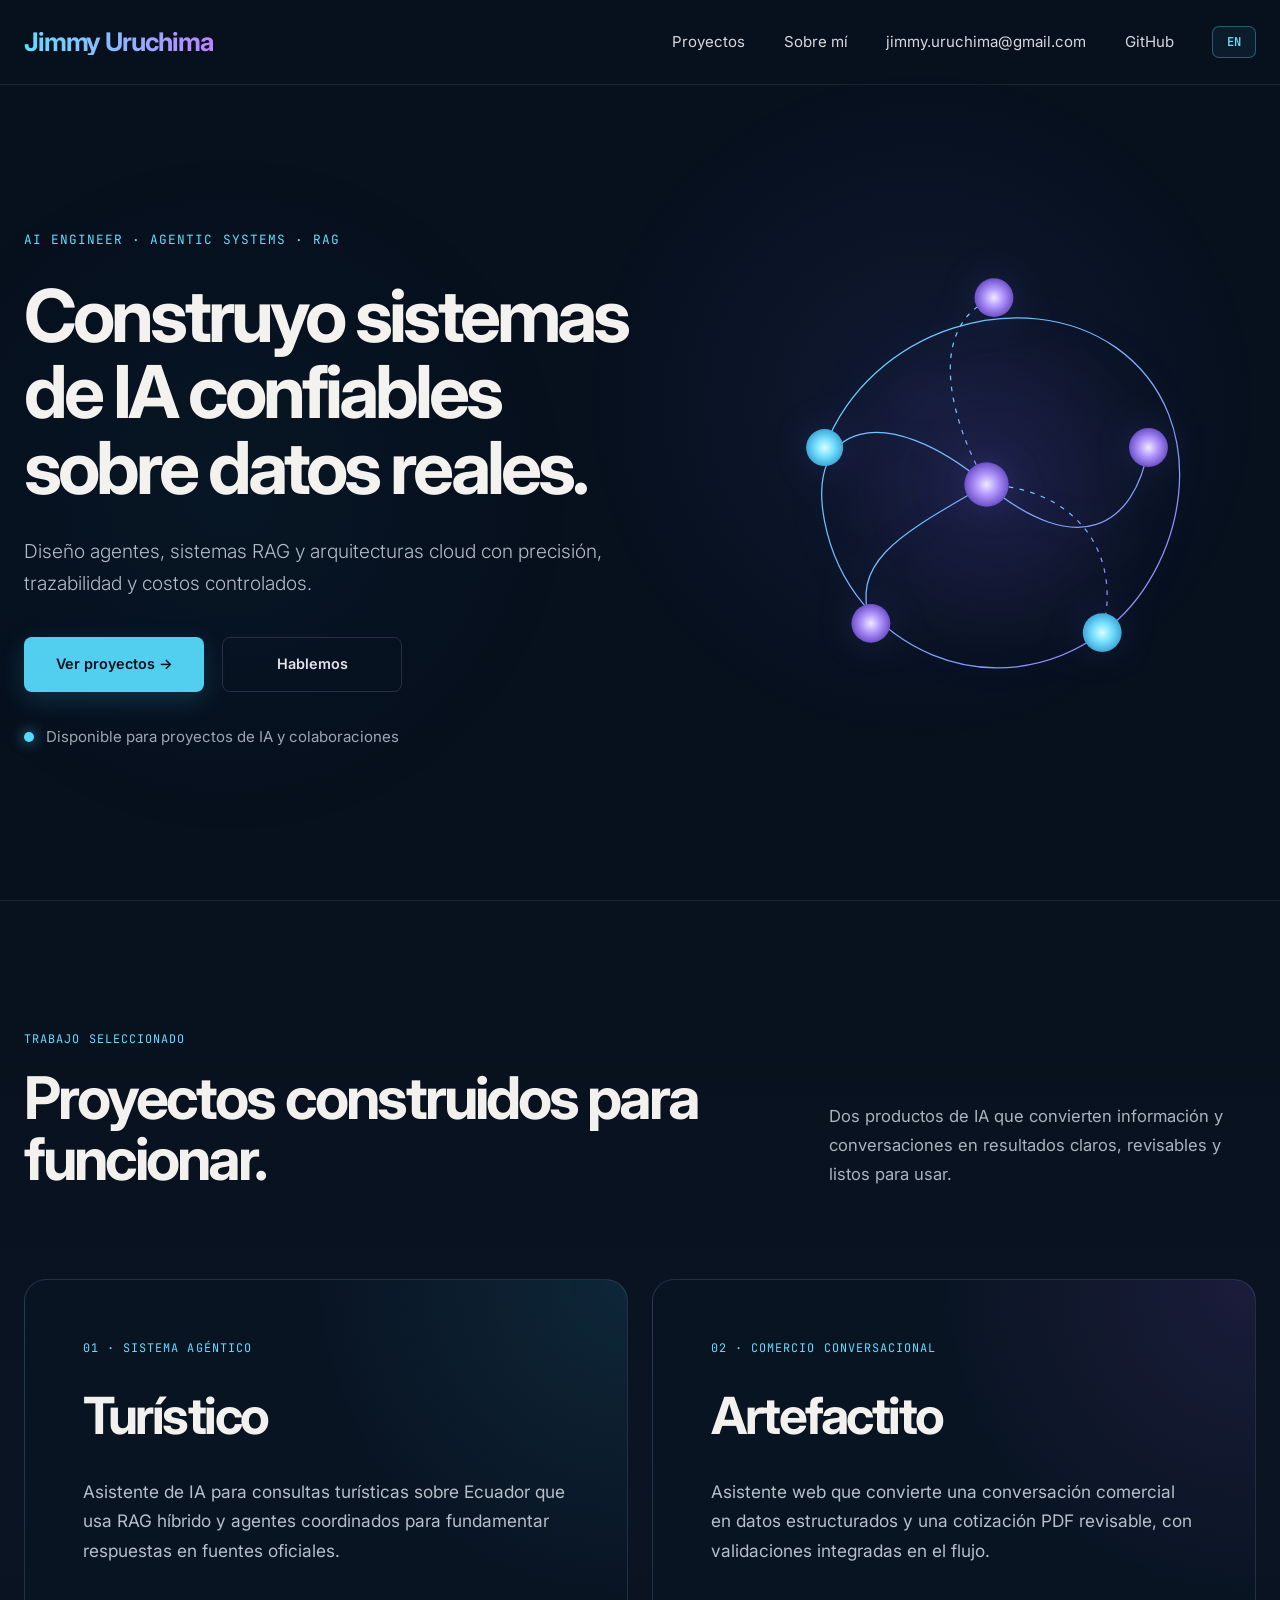
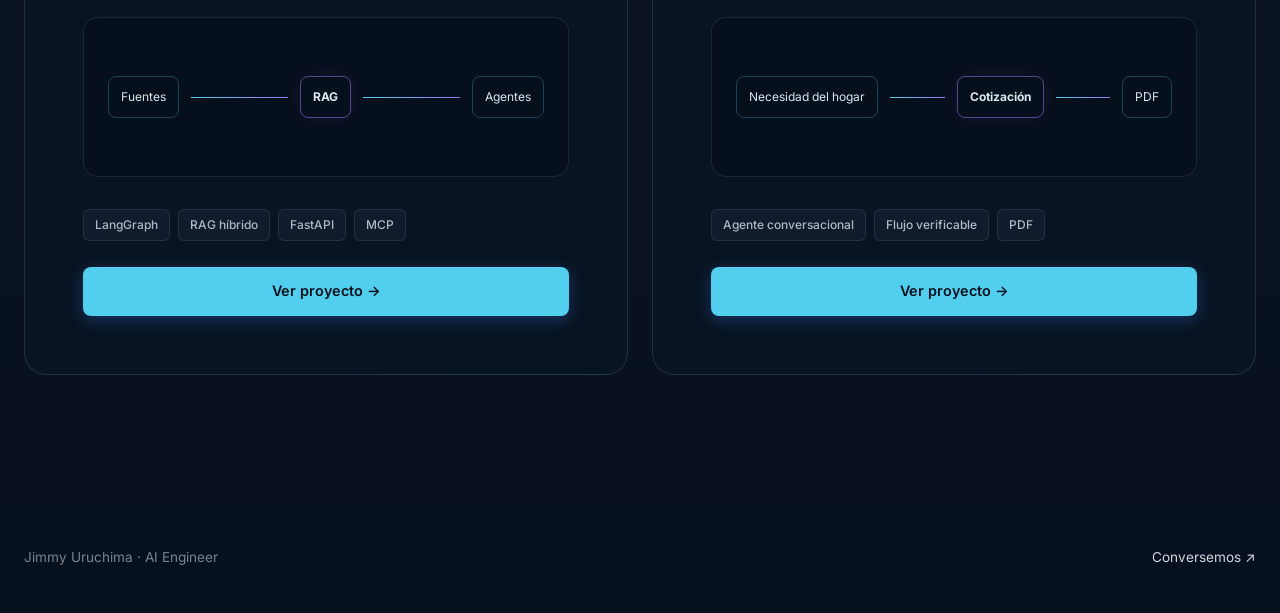
<file: index.html>
<!DOCTYPE html>
<html lang="es">
<head>
    <meta charset="UTF-8">
    <meta name="viewport" content="width=device-width, initial-scale=1.0">
    <title>Jimmy Uruchima — AI Engineer</title>
    <meta name="description" content="Jimmy Uruchima, AI Engineer especializado en sistemas agénticos, RAG y arquitecturas cloud.">
    <link rel="preconnect" href="https://fonts.googleapis.com">
    <link rel="preconnect" href="https://fonts.gstatic.com" crossorigin>
    <link href="https://fonts.googleapis.com/css2?family=Inter:wght@300;400;500;600;700;800&family=JetBrains+Mono:wght@400;500&display=swap" rel="stylesheet">
    <link rel="stylesheet" href="style.css?v=20260807-7">
</head>
<body class="home-page">
    <div class="home-ambient" aria-hidden="true"></div>

    <nav class="home-nav" aria-label="Navegación principal">
        <div class="home-nav-inner">
            <a href="index.html" class="home-brand" aria-label="Inicio — Jimmy Uruchima">Jimmy Uruchima</a>
            <div class="home-nav-links">
                <a href="#projects" data-i18n="nav.projects">Proyectos</a>
                <a href="https://www.linkedin.com/in/jimmyuruchima/" target="_blank" rel="noopener" data-i18n="nav.about">Sobre mí</a>
                <a href="mailto:jimmy.uruchima@gmail.com" class="nav-email">jimmy.uruchima@gmail.com</a>
                <a href="https://github.com/saintjimmyu-dev" target="_blank" rel="noopener">GitHub</a>
                <button class="language-toggle" type="button" data-language-toggle aria-label="Cambiar idioma a inglés">EN</button>
            </div>
        </div>
    </nav>

    <main>
    <section class="home-hero">
        <div class="home-hero-copy" aria-labelledby="home-title">
            <p class="home-eyebrow">AI ENGINEER · AGENTIC SYSTEMS · RAG</p>
            <h1 id="home-title" data-i18n="home.title">Construyo sistemas de IA confiables sobre datos reales.</h1>
            <p class="home-lead" data-i18n="home.lead">Diseño agentes, sistemas RAG y arquitecturas cloud con precisión, trazabilidad y costos controlados.</p>
            <div class="home-actions">
                <a href="#projects" class="btn btn-primary" data-i18n="home.projectsButton">Ver proyectos →</a>
                <a href="https://www.linkedin.com/in/jimmyuruchima/" target="_blank" rel="noopener" class="btn btn-outline" data-i18n="home.talkButton">Hablemos</a>
            </div>
            <p class="home-status"><span class="status-dot" aria-hidden="true"></span><span class="status-copy" data-i18n="home.status">Disponible para proyectos de IA y colaboraciones</span></p>
        </div>

        <div class="agent-orbit" aria-label="Representación abstracta de una red de agentes de inteligencia artificial">
            <div class="orbit-glow"></div>
            <svg viewBox="0 0 560 520" role="img" aria-hidden="true">
                <defs>
                    <linearGradient id="line-gradient" x1="0" y1="0" x2="1" y2="1">
                        <stop offset="0" stop-color="#5ddcff" />
                        <stop offset="1" stop-color="#9b7cff" />
                    </linearGradient>
                    <radialGradient id="node-cyan">
                        <stop offset="0" stop-color="#dffaff" />
                        <stop offset="0.45" stop-color="#7de5ff" />
                        <stop offset="1" stop-color="#3da8db" />
                    </radialGradient>
                    <radialGradient id="node-violet">
                        <stop offset="0" stop-color="#f1eaff" />
                        <stop offset="0.45" stop-color="#b59aff" />
                        <stop offset="1" stop-color="#6d50c9" />
                    </radialGradient>
                </defs>
                <g class="orbit-lines" fill="none" stroke="url(#line-gradient)" stroke-width="1.35">
                    <path d="M95 220 C145 90 310 42 410 112 C520 190 485 355 395 420 C278 506 122 438 95 300 C74 194 160 168 270 260 C368 342 430 306 445 220" />
                    <path d="M270 260 C225 180 208 86 278 58" stroke-dasharray="5 7" />
                    <path d="M270 260 C185 310 120 340 145 410" />
                    <path d="M270 260 C365 264 418 332 395 420" stroke-dasharray="5 7" />
                </g>
                <g class="orbit-nodes">
                    <circle cx="95" cy="220" r="20" fill="url(#node-cyan)" />
                    <circle cx="278" cy="58" r="21" fill="url(#node-violet)" />
                    <circle cx="445" cy="220" r="21" fill="url(#node-violet)" />
                    <circle cx="395" cy="420" r="21" fill="url(#node-cyan)" />
                    <circle cx="145" cy="410" r="21" fill="url(#node-violet)" />
                    <circle class="orbit-core" cx="270" cy="260" r="24" fill="url(#node-violet)" />
                </g>
            </svg>
        </div>
    </section>

    <section class="selected-projects" id="projects" aria-labelledby="projects-title">
        <div class="selected-projects-inner">
            <div class="projects-heading">
                <div>
                    <p class="projects-kicker" data-i18n="projects.kicker">TRABAJO SELECCIONADO</p>
                    <h2 id="projects-title" data-i18n="projects.title">Proyectos construidos para funcionar.</h2>
                </div>
                <p data-i18n="projects.intro">Dos productos de IA que convierten información y conversaciones en resultados claros, revisables y listos para usar.</p>
            </div>

            <div class="solid-projects-grid">
                <article class="solid-project-card tourist-card">
                    <div>
                        <p class="project-index" data-i18n="tourist.index">01 · SISTEMA AGÉNTICO</p>
                        <h3>Turístico</h3>
                        <p class="project-summary" data-i18n="tourist.summary">Asistente de IA para consultas turísticas sobre Ecuador que usa RAG híbrido y agentes coordinados para fundamentar respuestas en fuentes oficiales.</p>
                    </div>
                    <div class="project-visual project-visual-tourist pulse-flow" aria-hidden="true">
                        <span data-i18n="tourist.visual1">Fuentes</span><i></i><strong>RAG</strong><i></i><span data-i18n="tourist.visual2">Agentes</span>
                    </div>
                    <div class="project-tech project-tech-clean"><span>LangGraph</span><span data-i18n="tourist.hybridTag">RAG híbrido</span><span>FastAPI</span><span>MCP</span></div>
                    <a href="proyecto-turistico.html" class="btn btn-primary project-page-button" data-i18n="projects.viewProject">Ver proyecto →</a>
                </article>

                <article class="solid-project-card artefactito-card">
                    <div>
                        <p class="project-index" data-i18n="artefactito.index">02 · COMERCIO CONVERSACIONAL</p>
                        <h3>Artefactito</h3>
                        <p class="project-summary" data-i18n="artefactito.summary">Asistente web que convierte una conversación comercial en datos estructurados y una cotización PDF revisable, con validaciones integradas en el flujo.</p>
                    </div>
                    <div class="project-visual project-visual-quote pulse-flow" aria-hidden="true">
                        <span data-i18n="artefactito.flow1">Conversación</span><i></i><strong data-i18n="artefactito.quote">Cotización</strong><i></i><span>PDF</span>
                    </div>
                    <div class="project-tech project-tech-clean"><span data-i18n="artefactito.tag1">Asistente web</span><span data-i18n="artefactito.verifiableTag">Flujo verificable</span><span>PDF</span></div>
                    <a href="proyecto-artefactito.html" class="btn btn-primary project-page-button" data-i18n="projects.viewProject">Ver proyecto →</a>
                </article>
            </div>
        </div>
    </section>
    </main>

    <footer class="home-footer">
        <p>Jimmy Uruchima · AI Engineer</p>
        <a href="https://www.linkedin.com/in/jimmyuruchima/" target="_blank" rel="noopener" data-i18n="footer.talk">Conversemos ↗</a>
    </footer>
    <script src="script.js?v=20260807-7"></script>
</body>
</html>
</file>
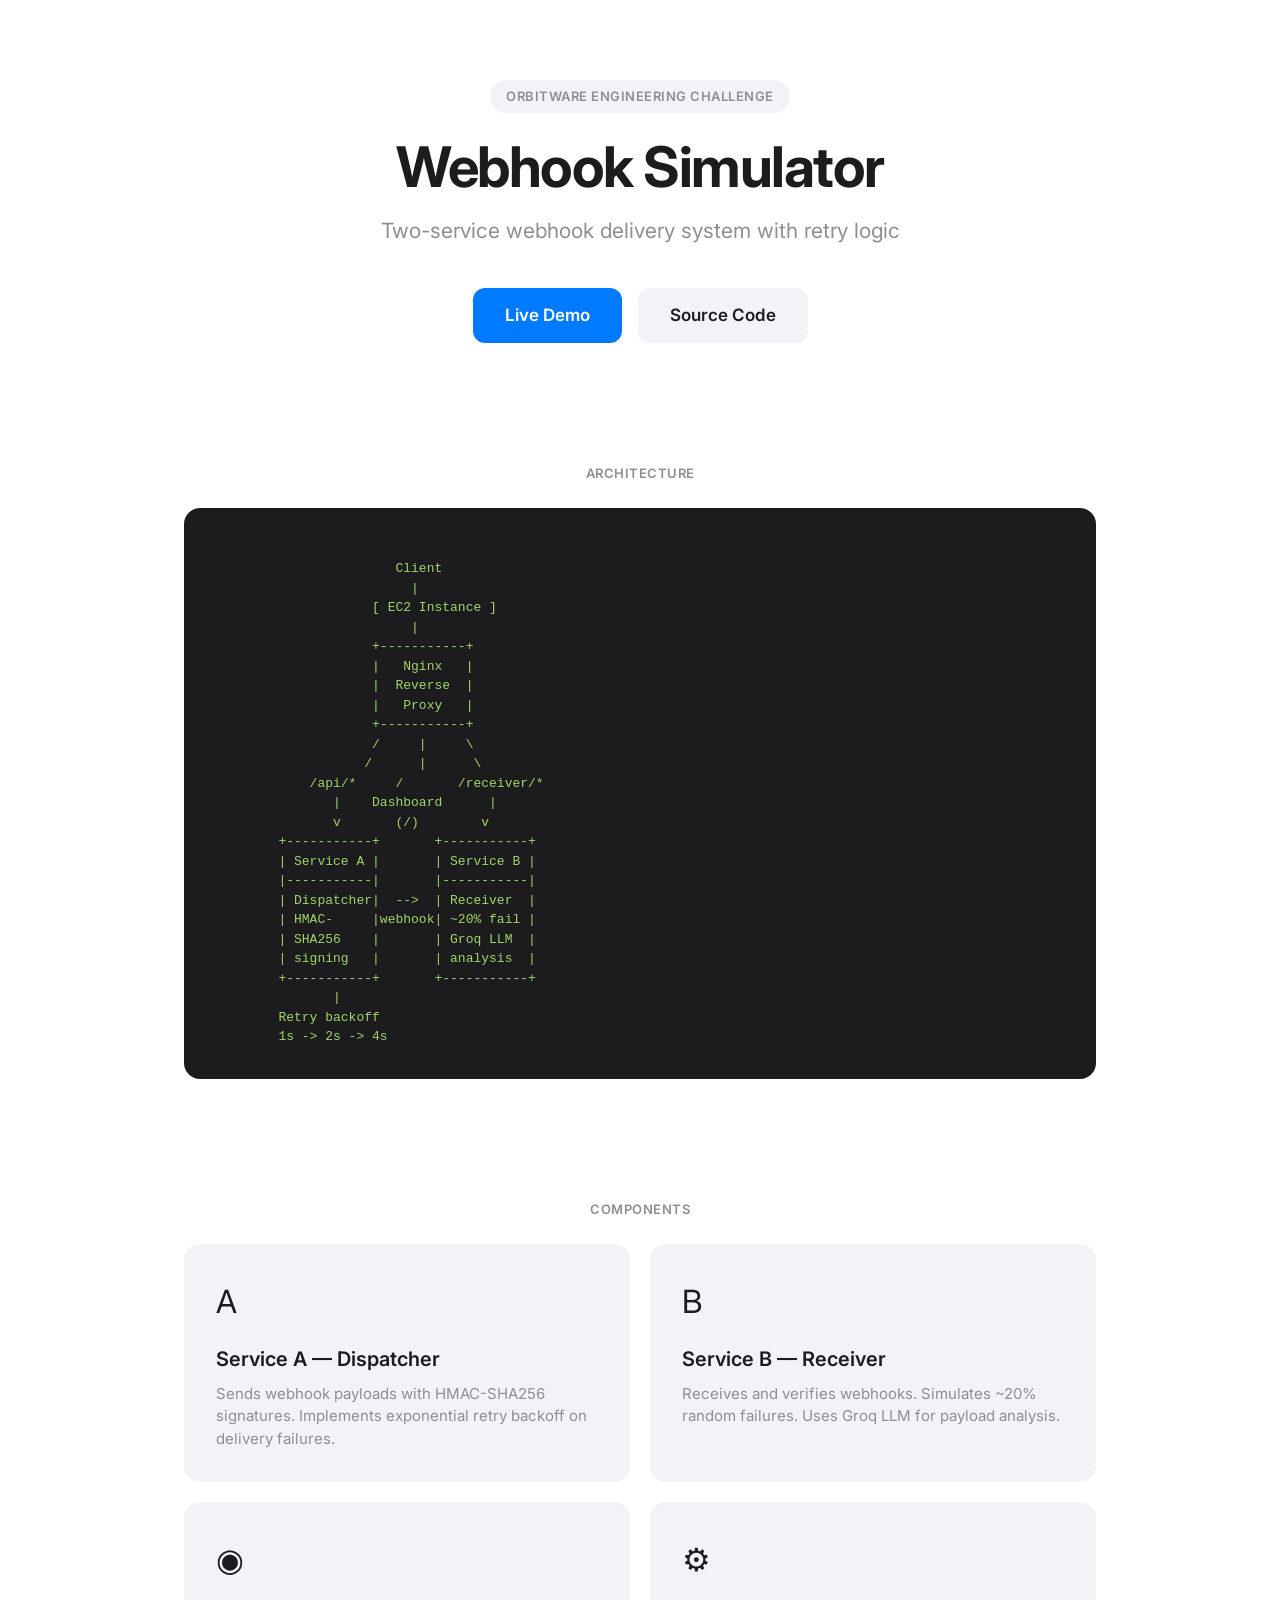
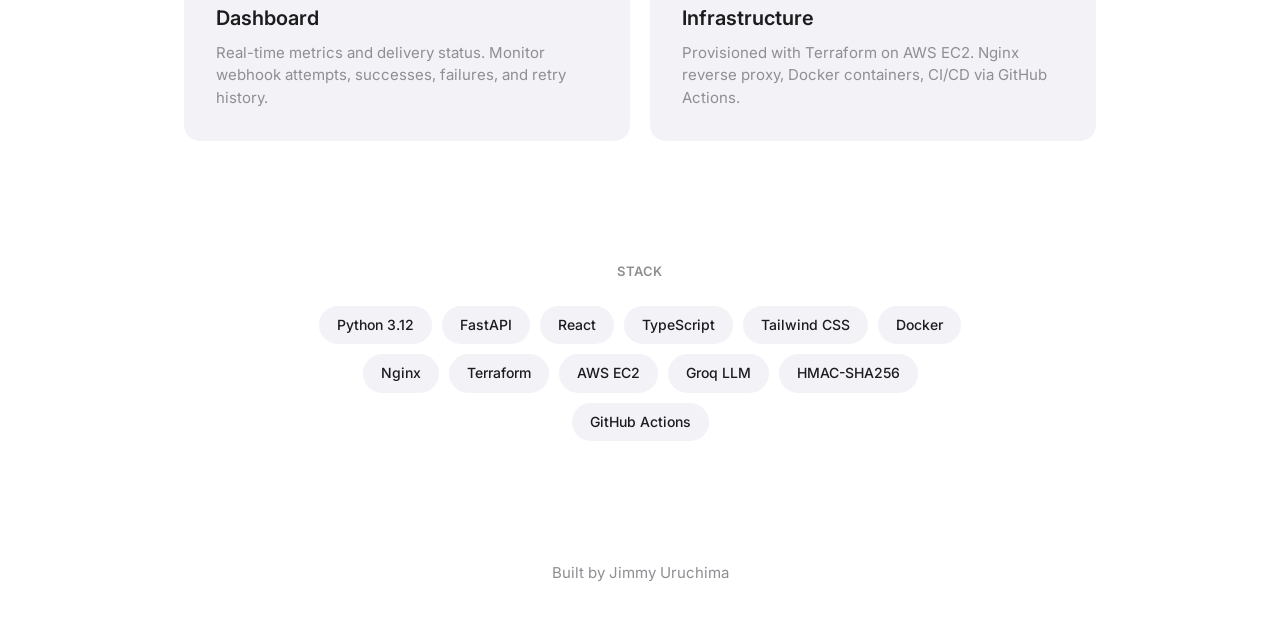
<file: orbitware/index.html>
<!DOCTYPE html>
<html lang="en">
<head>
    <meta charset="UTF-8">
    <meta name="viewport" content="width=device-width, initial-scale=1.0">
    <title>Webhook Simulator - Orbitware Engineering Challenge</title>
    <link href="https://fonts.googleapis.com/css2?family=Inter:wght@400;500;600;700&display=swap" rel="stylesheet">
    <style>
        * {
            margin: 0;
            padding: 0;
            box-sizing: border-box;
        }

        body {
            font-family: 'Inter', -apple-system, BlinkMacSystemFont, sans-serif;
            background: #FFFFFF;
            color: #1C1C1E;
            line-height: 1.6;
            -webkit-font-smoothing: antialiased;
        }

        .container {
            max-width: 960px;
            margin: 0 auto;
            padding: 0 24px;
        }

        /* Hero */
        .hero {
            text-align: center;
            padding: 80px 24px 60px;
        }

        .badge {
            display: inline-block;
            background: #F2F2F7;
            color: #8E8E93;
            font-size: 13px;
            font-weight: 600;
            letter-spacing: 0.5px;
            padding: 6px 16px;
            border-radius: 100px;
            margin-bottom: 24px;
            text-transform: uppercase;
        }

        .hero h1 {
            font-size: 56px;
            font-weight: 700;
            letter-spacing: -1.5px;
            line-height: 1.1;
            margin-bottom: 16px;
        }

        .hero p {
            font-size: 21px;
            color: #8E8E93;
            font-weight: 400;
            max-width: 560px;
            margin: 0 auto 40px;
        }

        .buttons {
            display: flex;
            gap: 16px;
            justify-content: center;
            flex-wrap: wrap;
        }

        .btn {
            display: inline-block;
            padding: 14px 32px;
            border-radius: 12px;
            font-size: 17px;
            font-weight: 600;
            text-decoration: none;
            transition: opacity 0.2s;
        }

        .btn:hover {
            opacity: 0.85;
        }

        .btn-primary {
            background: #007AFF;
            color: #FFFFFF;
        }

        .btn-secondary {
            background: #F2F2F7;
            color: #1C1C1E;
        }

        /* Architecture */
        .architecture {
            padding: 60px 24px;
        }

        .section-title {
            font-size: 13px;
            font-weight: 600;
            color: #8E8E93;
            text-transform: uppercase;
            letter-spacing: 0.5px;
            text-align: center;
            margin-bottom: 24px;
        }

        .ascii-box {
            background: #1C1C1E;
            color: #A0D468;
            font-family: 'SF Mono', 'Fira Code', 'Consolas', monospace;
            font-size: 13px;
            line-height: 1.5;
            padding: 32px;
            border-radius: 16px;
            overflow-x: auto;
            white-space: pre;
            max-width: 100%;
        }

        /* Cards */
        .cards-section {
            padding: 60px 24px;
        }

        .cards {
            display: grid;
            grid-template-columns: repeat(2, 1fr);
            gap: 20px;
        }

        .card {
            background: #F2F2F7;
            border-radius: 16px;
            padding: 32px;
        }

        .card-icon {
            font-size: 32px;
            margin-bottom: 16px;
        }

        .card h3 {
            font-size: 20px;
            font-weight: 600;
            margin-bottom: 8px;
        }

        .card p {
            font-size: 15px;
            color: #8E8E93;
            line-height: 1.5;
        }

        /* Stack */
        .stack-section {
            padding: 60px 24px;
            text-align: center;
        }

        .tags {
            display: flex;
            flex-wrap: wrap;
            gap: 10px;
            justify-content: center;
            max-width: 700px;
            margin: 0 auto;
        }

        .tag {
            background: #F2F2F7;
            color: #1C1C1E;
            font-size: 14px;
            font-weight: 500;
            padding: 8px 18px;
            border-radius: 100px;
        }

        /* Footer */
        footer {
            text-align: center;
            padding: 60px 24px 48px;
            color: #8E8E93;
            font-size: 15px;
        }

        /* Responsive */
        @media (max-width: 640px) {
            .hero h1 {
                font-size: 36px;
            }

            .hero p {
                font-size: 17px;
            }

            .cards {
                grid-template-columns: 1fr;
            }

            .ascii-box {
                font-size: 10px;
                padding: 20px;
            }
        }
    </style>
</head>
<body>

    <section class="hero">
        <div class="container">
            <span class="badge">Orbitware Engineering Challenge</span>
            <h1>Webhook Simulator</h1>
            <p>Two-service webhook delivery system with retry logic</p>
            <div class="buttons">
                <a href="http://32.193.184.101/" id="demo-link" class="btn btn-primary" target="_blank">Live Demo</a>
                <a href="https://github.com/saintjimmyu-dev/orbitware-webhook-simulator" class="btn btn-secondary">Source Code</a>
            </div>
        </div>
    </section>

    <section class="architecture">
        <div class="container">
            <p class="section-title">Architecture</p>
            <div class="ascii-box">
                       Client
                         |
                    [ EC2 Instance ]
                         |
                    +-----------+
                    |   Nginx   |
                    |  Reverse  |
                    |   Proxy   |
                    +-----------+
                    /     |     \
                   /      |      \
            /api/*     /       /receiver/*
               |    Dashboard      |
               v       (/)        v
        +-----------+       +-----------+
        | Service A |       | Service B |
        |-----------|       |-----------|
        | Dispatcher|  -->  | Receiver  |
        | HMAC-     |webhook| ~20% fail |
        | SHA256    |       | Groq LLM  |
        | signing   |       | analysis  |
        +-----------+       +-----------+
               |
        Retry backoff
        1s -> 2s -> 4s</div>
        </div>
    </section>

    <section class="cards-section">
        <div class="container">
            <p class="section-title">Components</p>
            <div class="cards">
                <div class="card">
                    <div class="card-icon">A</div>
                    <h3>Service A &mdash; Dispatcher</h3>
                    <p>Sends webhook payloads with HMAC-SHA256 signatures. Implements exponential retry backoff on delivery failures.</p>
                </div>
                <div class="card">
                    <div class="card-icon">B</div>
                    <h3>Service B &mdash; Receiver</h3>
                    <p>Receives and verifies webhooks. Simulates ~20% random failures. Uses Groq LLM for payload analysis.</p>
                </div>
                <div class="card">
                    <div class="card-icon">&#9673;</div>
                    <h3>Dashboard</h3>
                    <p>Real-time metrics and delivery status. Monitor webhook attempts, successes, failures, and retry history.</p>
                </div>
                <div class="card">
                    <div class="card-icon">&#9881;</div>
                    <h3>Infrastructure</h3>
                    <p>Provisioned with Terraform on AWS EC2. Nginx reverse proxy, Docker containers, CI/CD via GitHub Actions.</p>
                </div>
            </div>
        </div>
    </section>

    <section class="stack-section">
        <div class="container">
            <p class="section-title">Stack</p>
            <div class="tags">
                <span class="tag">Python 3.12</span>
                <span class="tag">FastAPI</span>
                <span class="tag">React</span>
                <span class="tag">TypeScript</span>
                <span class="tag">Tailwind CSS</span>
                <span class="tag">Docker</span>
                <span class="tag">Nginx</span>
                <span class="tag">Terraform</span>
                <span class="tag">AWS EC2</span>
                <span class="tag">Groq LLM</span>
                <span class="tag">HMAC-SHA256</span>
                <span class="tag">GitHub Actions</span>
            </div>
        </div>
    </section>

    <footer>
        <div class="container">
            Built by Jimmy Uruchima
        </div>
    </footer>

</body>
</html>
</file>
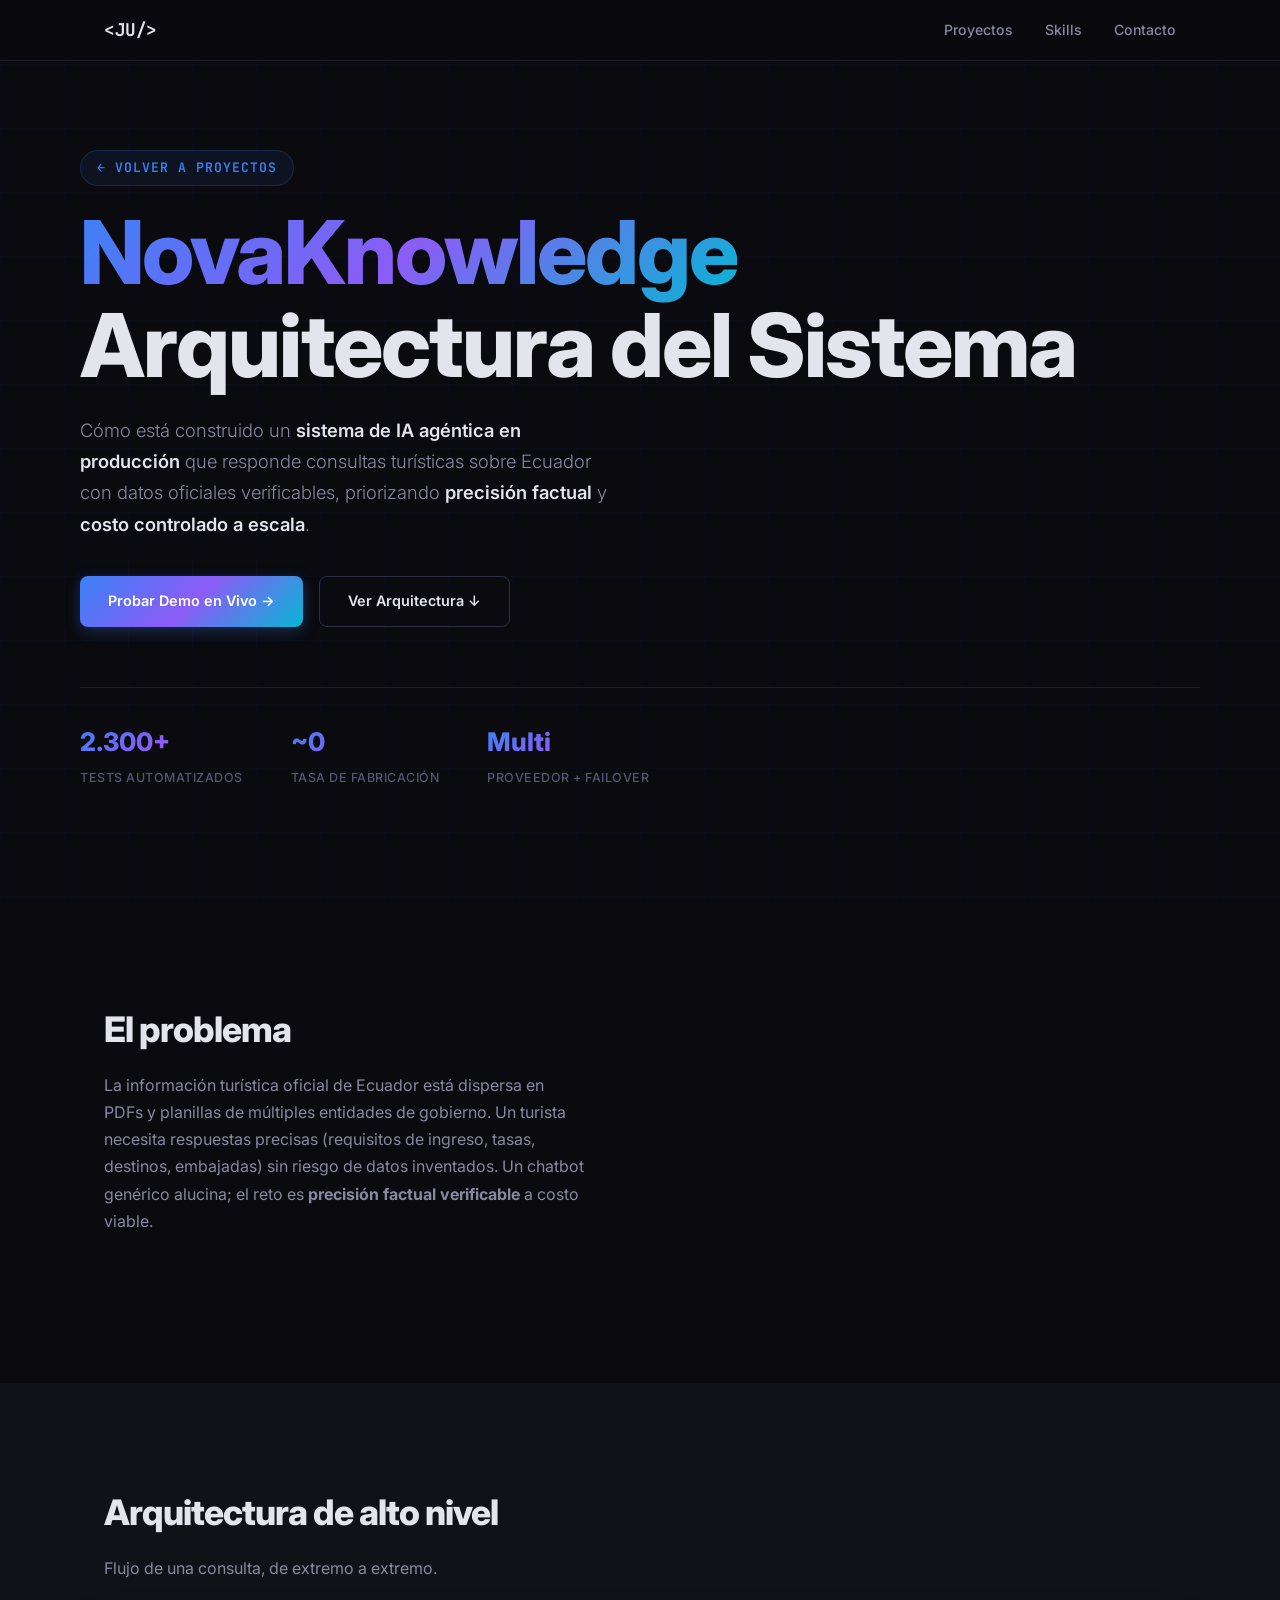
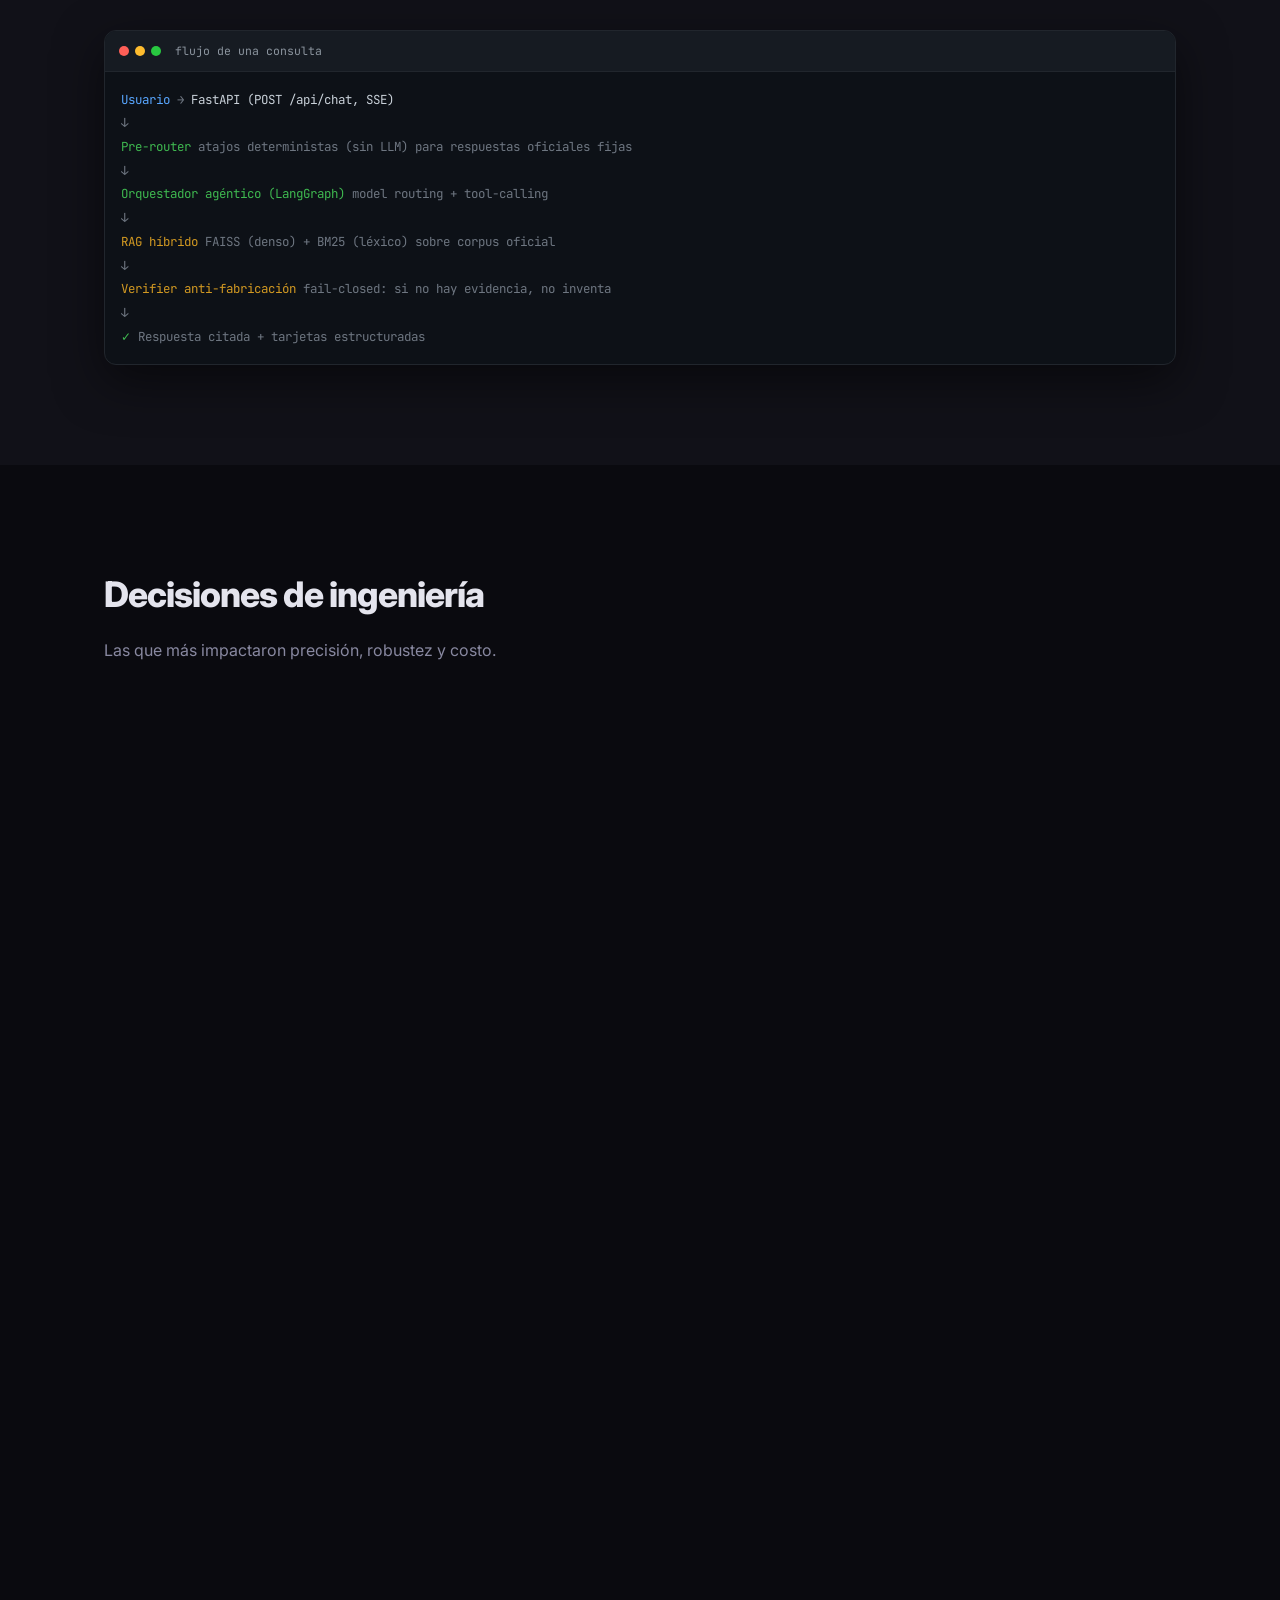
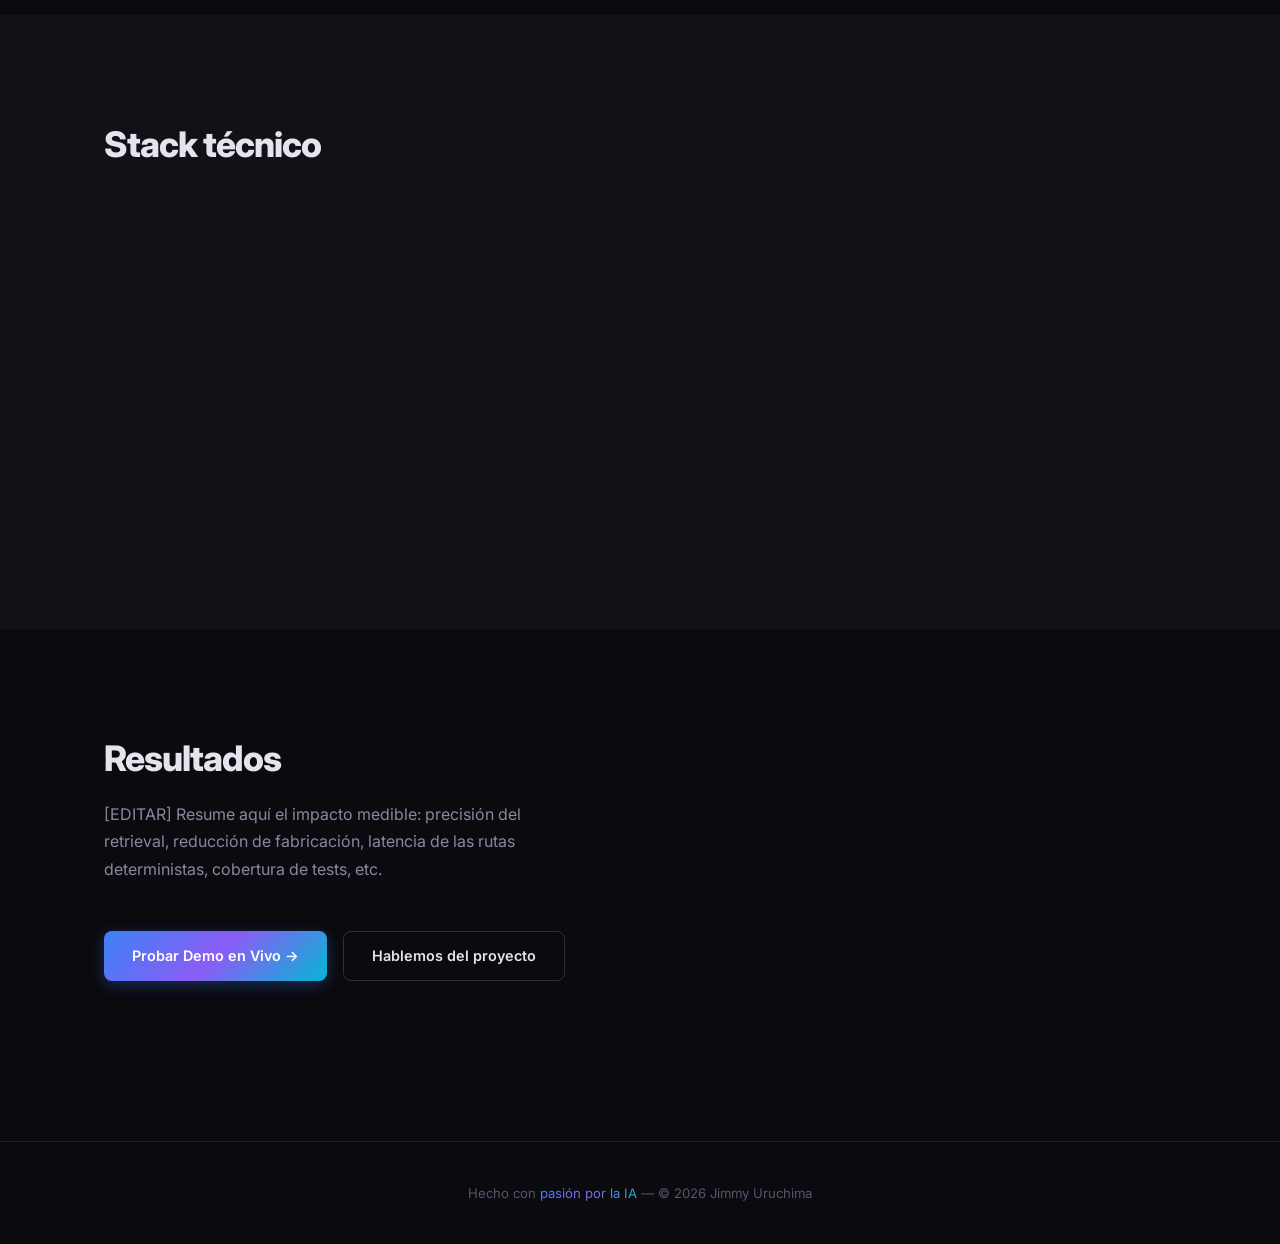
<file: arquitectura-novaknowledge.html>
<!DOCTYPE html>
<html lang="es">
<head>
    <meta charset="UTF-8">
    <meta name="viewport" content="width=device-width, initial-scale=1.0">
    <title>Arquitectura — NovaKnowledge | Jimmy Uruchima</title>
    <meta name="description" content="Caso de estudio: arquitectura del sistema agéntico de turismo NovaKnowledge — RAG híbrido, orquestación multi-agente, model routing y failover en producción.">
    <link rel="preconnect" href="https://fonts.googleapis.com">
    <link rel="preconnect" href="https://fonts.gstatic.com" crossorigin>
    <link href="https://fonts.googleapis.com/css2?family=Inter:wght@300;400;500;600;700;800&family=JetBrains+Mono:wght@400;500&display=swap" rel="stylesheet">
    <link rel="stylesheet" href="style.css?v=20260807-7">
</head>
<body>

<!-- Animated background grid -->
<div class="bg-grid"></div>

<!-- Navigation -->
<nav class="nav">
    <div class="nav-inner">
        <a href="index.html" class="nav-logo">&lt;JU/&gt;</a>
        <div class="nav-links">
            <a href="index.html#projects">Proyectos</a>
            <a href="index.html#skills">Skills</a>
            <a href="index.html#contact">Contacto</a>
        </div>
    </div>
</nav>

<!-- ============================================================= -->
<!-- HERO / INTRO                                                  -->
<!-- ============================================================= -->
<header class="hero" id="hero">
    <div class="hero-content">
        <p class="hero-tag"><a href="index.html#projects" class="link-arrow">&larr; Volver a proyectos</a></p>
        <h1 class="hero-title">
            <span class="gradient-text">NovaKnowledge</span><br>
            Arquitectura del Sistema
        </h1>
        <p class="hero-subtitle">
            Cómo está construido un <strong>sistema de IA agéntica en producción</strong> que
            responde consultas turísticas sobre Ecuador con datos oficiales verificables,
            priorizando <strong>precisión factual</strong> y <strong>costo controlado a escala</strong>.
        </p>
        <div class="hero-actions">
            <a href="https://huggingface.co/spaces/saintjimmyu-dev/NovaKnowledge" target="_blank" rel="noopener" class="btn btn-primary">Probar Demo en Vivo &rarr;</a>
            <a href="#arquitectura" class="btn btn-outline">Ver Arquitectura &darr;</a>
        </div>
        <div class="hero-stats">
            <!-- [EDITAR] Ajusta estas métricas a las cifras que quieras mostrar públicamente -->
            <div class="stat">
                <span class="stat-number">2.300+</span>
                <span class="stat-label">Tests automatizados</span>
            </div>
            <div class="stat">
                <span class="stat-number">~0</span>
                <span class="stat-label">Tasa de fabricación</span>
            </div>
            <div class="stat">
                <span class="stat-number">Multi</span>
                <span class="stat-label">Proveedor + Failover</span>
            </div>
        </div>
    </div>
</header>

<!-- ============================================================= -->
<!-- 1. EL PROBLEMA                                                -->
<!-- ============================================================= -->
<section class="section">
    <div class="container">
        <h2 class="section-title">El problema</h2>
        <p class="section-desc">
            <!-- [EDITAR] 2-3 frases con el dolor real que resuelve, en lenguaje de negocio. -->
            La información turística oficial de Ecuador está dispersa en PDFs y planillas
            de múltiples entidades de gobierno. Un turista necesita respuestas precisas
            (requisitos de ingreso, tasas, destinos, embajadas) sin riesgo de datos inventados.
            Un chatbot genérico alucina; el reto es <strong>precisión factual verificable</strong> a costo viable.
        </p>
    </div>
</section>

<!-- ============================================================= -->
<!-- 2. DIAGRAMA DE ARQUITECTURA                                   -->
<!-- ============================================================= -->
<section class="section section-dark" id="arquitectura">
    <div class="container">
        <h2 class="section-title">Arquitectura de alto nivel</h2>
        <p class="section-desc">Flujo de una consulta, de extremo a extremo.</p>

        <!-- [EDITAR] Reemplaza este placeholder por el diagrama real.
             Opción A: <img src="assets/diagrama-novaknowledge.svg" alt="Diagrama de arquitectura">
             Opción B: deja este diagrama ASCII en terminal-window (ya es presentable). -->
        <div class="terminal-window">
            <div class="terminal-header">
                <span class="terminal-dot red"></span>
                <span class="terminal-dot yellow"></span>
                <span class="terminal-dot green"></span>
                <span class="terminal-title">flujo de una consulta</span>
            </div>
            <div class="terminal-body">
                <p><span class="t-blue">Usuario</span> <span class="t-dim">&rarr;</span> FastAPI (POST /api/chat, SSE)</p>
                <p><span class="t-dim">&darr;</span></p>
                <p><span class="t-green">Pre-router</span> <span class="t-dim">atajos deterministas (sin LLM) para respuestas oficiales fijas</span></p>
                <p><span class="t-dim">&darr;</span></p>
                <p><span class="t-green">Orquestador agéntico (LangGraph)</span> <span class="t-dim">model routing + tool-calling</span></p>
                <p><span class="t-dim">&darr;</span></p>
                <p><span class="t-yellow">RAG híbrido</span> <span class="t-dim">FAISS (denso) + BM25 (léxico) sobre corpus oficial</span></p>
                <p><span class="t-dim">&darr;</span></p>
                <p><span class="t-yellow">Verifier anti-fabricación</span> <span class="t-dim">fail-closed: si no hay evidencia, no inventa</span></p>
                <p><span class="t-dim">&darr;</span></p>
                <p><span class="t-green">&check;</span> <span class="t-dim">Respuesta citada + tarjetas estructuradas</span></p>
            </div>
        </div>
    </div>
</section>

<!-- ============================================================= -->
<!-- 3. DECISIONES DE INGENIERÍA                                   -->
<!-- ============================================================= -->
<section class="section">
    <div class="container">
        <h2 class="section-title">Decisiones de ingeniería</h2>
        <p class="section-desc">Las que más impactaron precisión, robustez y costo.</p>

        <div class="project-grid">

            <div class="project-card">
                <div class="project-card-header">
                    <div class="project-icon">&#128269;</div>
                </div>
                <h3>RAG híbrido (denso + léxico)</h3>
                <p>
                    <!-- [EDITAR] Por qué híbrido y no solo vectorial. -->
                    FAISS captura similitud semántica; BM25 rescata coincidencias exactas
                    (nombres propios, lugares). La combinación sube el <em>recall</em> en queries
                    donde el embedding solo no alcanza, con <em>query-aligned phrasing</em> para
                    elevar el ranking de la fuente correcta.
                </p>
            </div>

            <div class="project-card">
                <div class="project-card-header">
                    <div class="project-icon">&#9879;</div>
                </div>
                <h3>Model routing + failover multi-proveedor</h3>
                <p>
                    <!-- [EDITAR] Cómo se decide el modelo y qué pasa ante un 429/413. -->
                    Un router selecciona el modelo según la complejidad de la consulta y hace
                    <em>failover</em> automático entre proveedores LLM ante rate-limits o
                    payloads grandes, sin tumbar la sesión del usuario.
                </p>
            </div>

            <div class="project-card">
                <div class="project-card-header">
                    <div class="project-icon">&#127919;</div>
                </div>
                <h3>Atajos deterministas (pre-router)</h3>
                <p>
                    <!-- [EDITAR] Por qué ciertas respuestas no pasan por el LLM. -->
                    Para datos oficiales fijos (ej. requisitos de visa), un atajo determinista
                    responde con un <em>briefing</em> curado <strong>sin invocar el LLM</strong>:
                    cero fabricación, latencia sub-segundo y cero gasto de cuota.
                </p>
            </div>

            <div class="project-card">
                <div class="project-card-header">
                    <div class="project-icon">&#128737;</div>
                </div>
                <h3>Verifier anti-fabricación (fail-closed)</h3>
                <p>
                    <!-- [EDITAR] Cómo se evita que el sistema invente. -->
                    Una capa de verificación valida la síntesis contra la evidencia recuperada.
                    Si no hay soporte factual, el sistema <strong>se cierra en falso</strong>
                    (no inventa) en lugar de arriesgar una respuesta plausible pero falsa.
                </p>
            </div>

            <div class="project-card">
                <div class="project-card-header">
                    <div class="project-icon">&#128202;</div>
                </div>
                <h3>Eval gates + suite de regresión</h3>
                <p>
                    <!-- [EDITAR] Cómo garantizas calidad PR a PR. -->
                    Más de 2.300 tests ejercen la cadena HTTP real y <em>eval gates</em> automáticos
                    en CI bloquean regresiones de calidad de retrieval antes del merge.
                </p>
            </div>

            <div class="project-card">
                <div class="project-card-header">
                    <div class="project-icon">&#127757;</div>
                </div>
                <h3>Corpus oficial verificable</h3>
                <p>
                    <!-- [EDITAR] De dónde salen los datos y por qué son confiables. -->
                    Datos extraídos de fuentes oficiales (<code>.gob.ec</code>, ecuador.travel)
                    con verificación adversarial por claim. La respuesta remite siempre al portal
                    oficial para montos vigentes.
                </p>
            </div>

        </div>
    </div>
</section>

<!-- ============================================================= -->
<!-- 4. STACK                                                      -->
<!-- ============================================================= -->
<section class="section section-dark" id="stack">
    <div class="container">
        <h2 class="section-title">Stack técnico</h2>
        <div class="skills-grid">
            <div class="skill-group">
                <h4>Orquestación &amp; LLM</h4>
                <div class="skill-tags">
                    <span>LangGraph</span>
                    <span>Llama 3.3 70B</span>
                    <span>Scout 17B</span>
                    <span>Groq</span>
                    <span>Tool-calling</span>
                </div>
            </div>
            <div class="skill-group">
                <h4>RAG &amp; Retrieval</h4>
                <div class="skill-tags">
                    <span>FAISS</span>
                    <span>BM25</span>
                    <span>sentence-transformers</span>
                    <span>Hybrid retrieval</span>
                </div>
            </div>
            <div class="skill-group">
                <h4>Backend &amp; Deploy</h4>
                <div class="skill-tags">
                    <span>FastAPI</span>
                    <span>uvicorn</span>
                    <span>SSE</span>
                    <span>Docker</span>
                    <span>HF Spaces</span>
                </div>
            </div>
            <div class="skill-group">
                <h4>Integraciones (MCP)</h4>
                <div class="skill-tags">
                    <span>Wikipedia</span>
                    <span>OpenWeatherMap</span>
                    <span>Tavily</span>
                </div>
            </div>
        </div>
    </div>
</section>

<!-- ============================================================= -->
<!-- 5. RESULTADOS / IMPACTO                                       -->
<!-- ============================================================= -->
<section class="section">
    <div class="container">
        <h2 class="section-title">Resultados</h2>
        <p class="section-desc">
            <!-- [EDITAR] Cifras de impacto que quieras mostrar (uso, latencia, % accept del verifier, etc.). -->
            [EDITAR] Resume aquí el impacto medible: precisión del retrieval, reducción de
            fabricación, latencia de las rutas deterministas, cobertura de tests, etc.
        </p>
        <div class="hero-actions">
            <a href="https://huggingface.co/spaces/saintjimmyu-dev/NovaKnowledge" target="_blank" rel="noopener" class="btn btn-primary">Probar Demo en Vivo &rarr;</a>
            <a href="index.html#contact" class="btn btn-outline">Hablemos del proyecto</a>
        </div>
    </div>
</section>

<!-- Footer -->
<footer class="footer">
    <p>Hecho con <span class="gradient-text">pasión por la IA</span> &mdash; &copy; 2026 Jimmy Uruchima</p>
</footer>

<script src="script.js"></script>
</body>
</html>
</file>
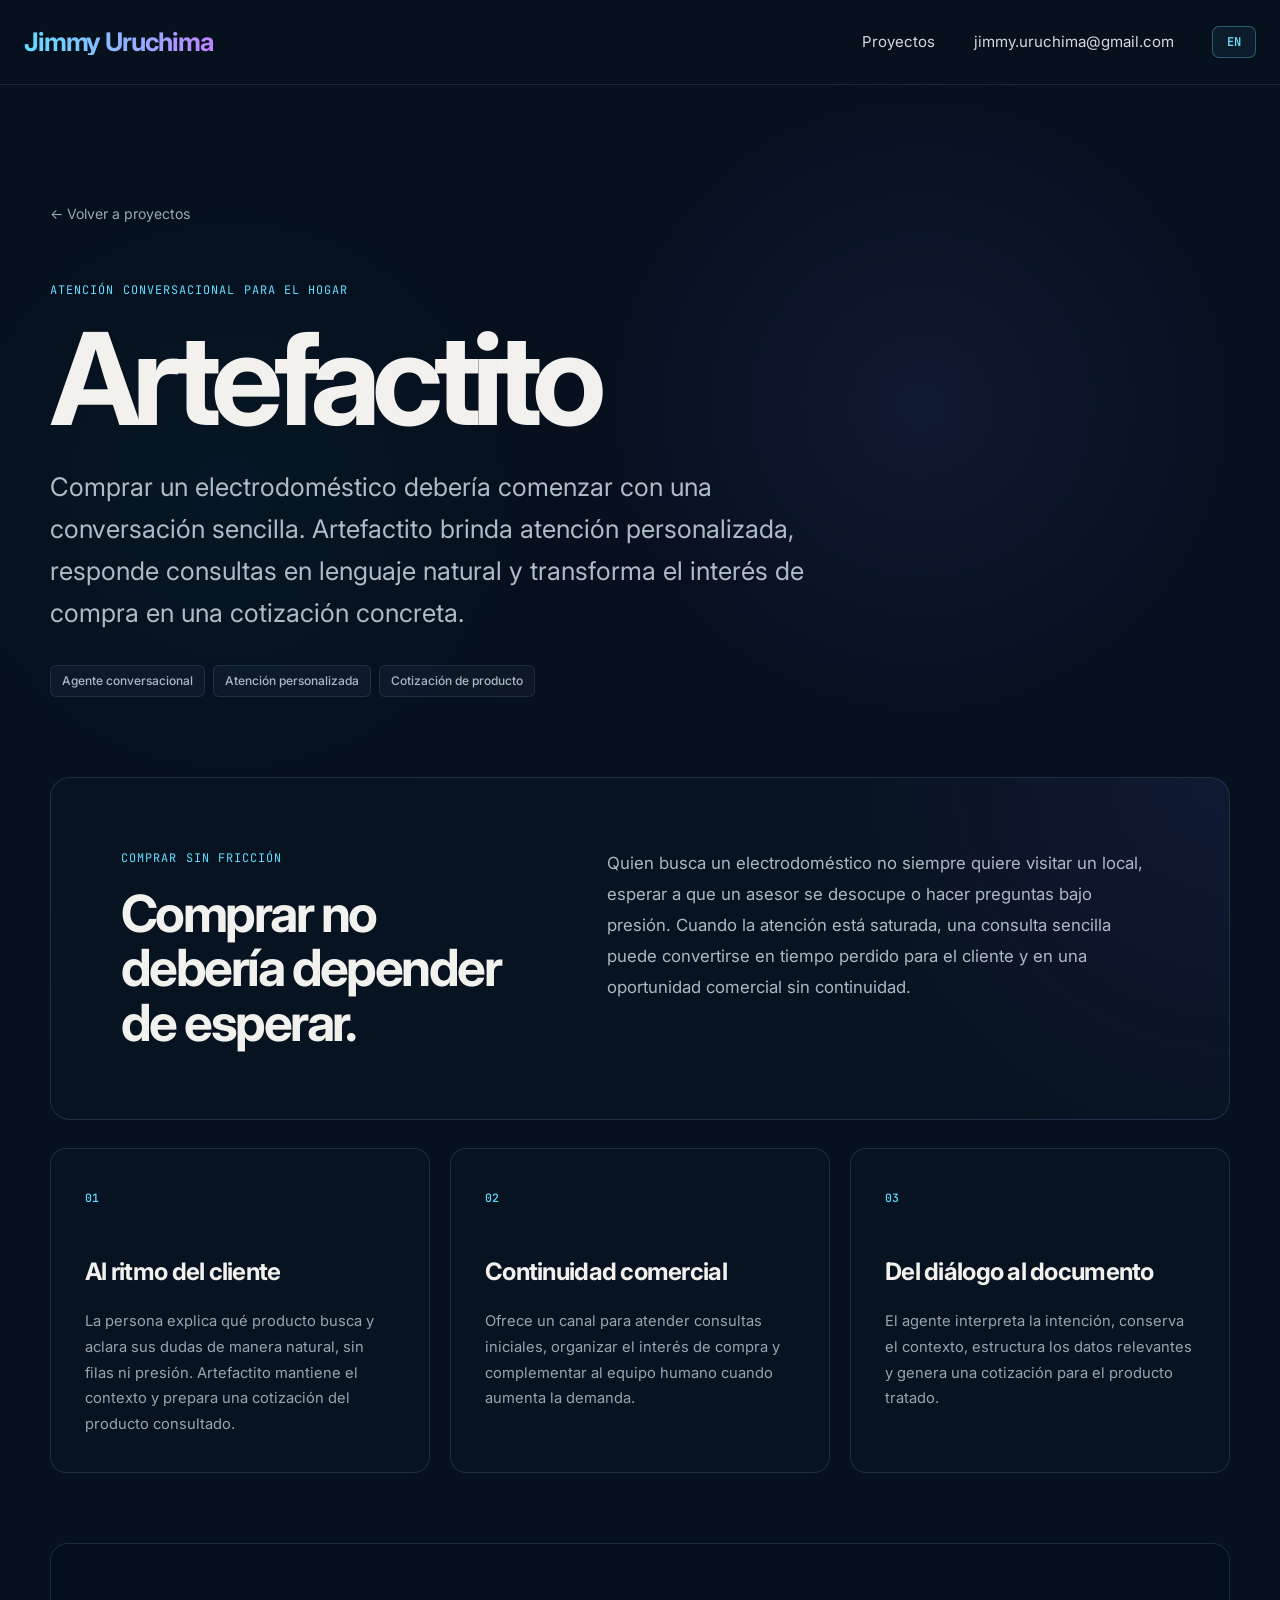
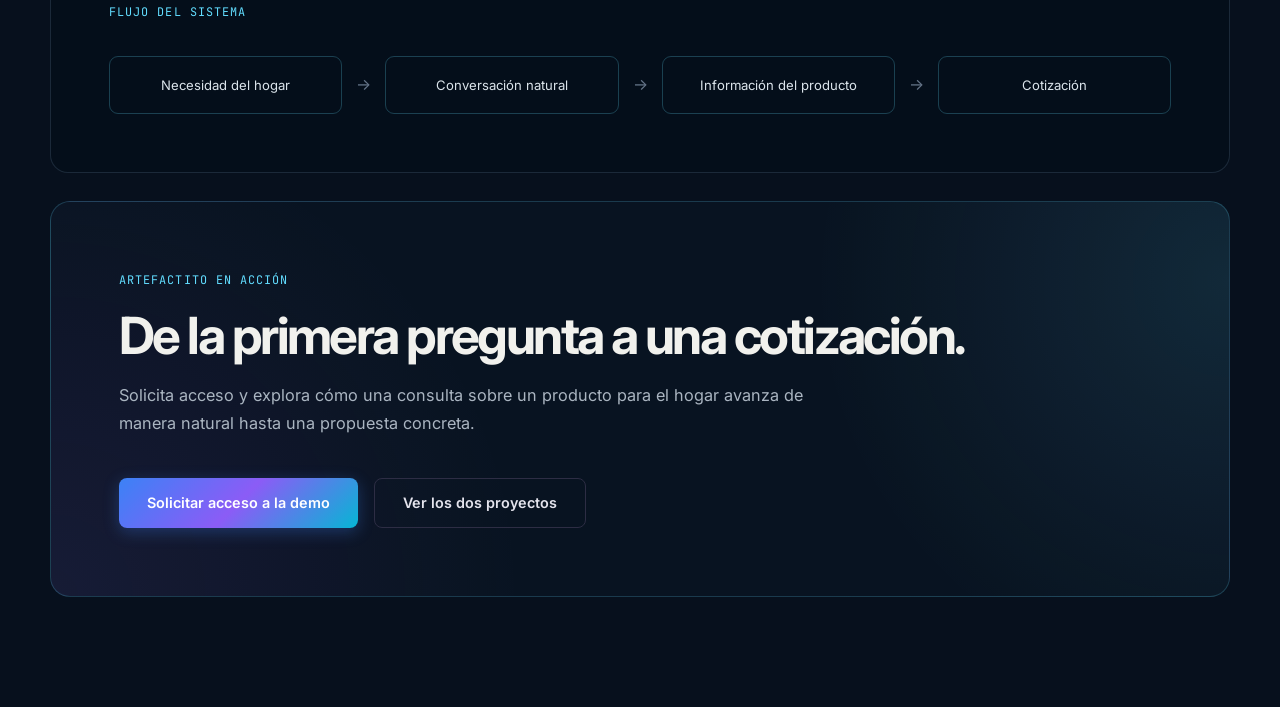
<file: proyecto-artefactito.html>
<!DOCTYPE html>
<html lang="es">
<head>
    <meta charset="UTF-8">
    <meta name="viewport" content="width=device-width, initial-scale=1.0">
    <title>Artefactito — Jimmy Uruchima</title>
    <meta name="description" content="Artefactito brinda atención conversacional personalizada para consultas sobre electrodomésticos y convierte el interés de compra en una cotización concreta.">
    <link rel="preconnect" href="https://fonts.googleapis.com">
    <link rel="preconnect" href="https://fonts.gstatic.com" crossorigin>
    <link href="https://fonts.googleapis.com/css2?family=Inter:wght@300;400;500;600;700;800&family=JetBrains+Mono:wght@400;500&display=swap" rel="stylesheet">
    <link rel="stylesheet" href="style.css?v=20260807-7">
</head>
<body class="home-page case-page">
    <div class="home-ambient" aria-hidden="true"></div>
    <nav class="home-nav" aria-label="Navegación principal">
        <div class="home-nav-inner">
            <a href="index.html" class="home-brand">Jimmy Uruchima</a>
            <div class="home-nav-links">
                <a href="index.html#projects" data-i18n="nav.projects">Proyectos</a>
                <a href="mailto:jimmy.uruchima@gmail.com" class="nav-email">jimmy.uruchima@gmail.com</a>
                <button class="language-toggle" type="button" data-language-toggle aria-label="Cambiar idioma a inglés">EN</button>
            </div>
        </div>
    </nav>
    <main class="case-main">
        <header class="case-hero">
            <a href="index.html#projects" class="case-back" data-i18n="case.back">← Volver a proyectos</a>
            <p class="projects-kicker" data-i18n="artefactito.heroKicker">ATENCIÓN CONVERSACIONAL PARA EL HOGAR</p>
            <h1>Artefactito</h1>
            <p class="case-lead" data-i18n="artefactito.caseLead">Comprar un electrodoméstico debería comenzar con una conversación sencilla. Artefactito brinda atención personalizada, responde consultas en lenguaje natural y transforma el interés de compra en una cotización concreta.</p>
            <div class="project-tech project-tech-clean"><span data-i18n="artefactito.tag1">Agente conversacional</span><span data-i18n="artefactito.tag2">Atención personalizada</span><span data-i18n="artefactito.tag3">Cotización de producto</span></div>
        </header>

        <section class="case-story">
            <div>
                <p class="projects-kicker" data-i18n="artefactito.storyKicker">COMPRAR SIN FRICCIÓN</p>
                <h2 data-i18n="artefactito.storyTitle">Comprar no debería depender de esperar.</h2>
            </div>
            <p data-i18n="artefactito.storyBody">Quien busca un electrodoméstico no siempre quiere visitar un local, esperar a que un asesor se desocupe o hacer preguntas bajo presión. Cuando la atención está saturada, una consulta sencilla puede convertirse en tiempo perdido para el cliente y en una oportunidad comercial sin continuidad.</p>
        </section>

        <section class="case-grid">
            <article><span>01</span><h2 data-i18n="artefactito.experienceTitle">Al ritmo del cliente</h2><p data-i18n="artefactito.experienceBody">La persona explica qué producto busca y aclara sus dudas de manera natural, sin filas ni presión. Artefactito mantiene el contexto y prepara una cotización del producto consultado.</p></article>
            <article><span>02</span><h2 data-i18n="artefactito.businessTitle">Continuidad comercial</h2><p data-i18n="artefactito.businessBody">Ofrece un canal para atender consultas iniciales, organizar el interés de compra y complementar al equipo humano cuando aumenta la demanda.</p></article>
            <article><span>03</span><h2 data-i18n="artefactito.techTitle">Del diálogo al documento</h2><p data-i18n="artefactito.techBody">El agente interpreta la intención, conserva el contexto, estructura los datos relevantes y genera una cotización para el producto tratado.</p></article>
        </section>
        <section class="case-flow">
            <p class="projects-kicker" data-i18n="case.flow">FLUJO DEL SISTEMA</p>
            <div><span data-i18n="artefactito.flow1">Necesidad del hogar</span><i>→</i><span data-i18n="artefactito.flow2">Conversación natural</span><i>→</i><span data-i18n="artefactito.flow3">Información del producto</span><i>→</i><span data-i18n="artefactito.flow4">Cotización</span></div>
        </section>
        <section class="case-cta">
            <p class="projects-kicker" data-i18n="artefactito.ctaKicker">ARTEFACTITO EN ACCIÓN</p>
            <h2 data-i18n="artefactito.ctaTitle">De la primera pregunta a una cotización.</h2>
            <p data-i18n="artefactito.ctaBody">Solicita acceso y explora cómo una consulta sobre un producto para el hogar avanza de manera natural hasta una propuesta concreta.</p>
            <div class="case-actions">
                <a href="https://saintjimmyu-dev-artefactito-probe.hf.space/" target="_blank" rel="noopener" class="btn btn-primary" data-demo-gate data-i18n="artefactito.demo">Solicitar acceso a la demo</a>
                <a href="index.html#projects" class="btn btn-outline" data-i18n="case.other">Ver los dos proyectos</a>
            </div>
        </section>
    </main>

    <dialog class="access-dialog" data-access-dialog aria-labelledby="access-dialog-title">
        <button class="dialog-close" type="button" data-dialog-close aria-label="Cerrar">×</button>
        <p class="projects-kicker" data-i18n="artefactito.accessKicker">DEMO CON ACCESO CONTROLADO</p>
        <h2 id="access-dialog-title" data-i18n="artefactito.accessTitle">Demo con acceso controlado</h2>
        <p data-i18n="artefactito.accessBody">Artefactito se presenta en un entorno privado para mantener estable la demostración y proteger sus datos de prueba. Solicita acceso por correo; si ya tienes autorización, puedes continuar.</p>
        <a class="dialog-email" href="mailto:jimmy.uruchima@gmail.com?subject=Solicitud%20de%20acceso%20a%20la%20demo%20de%20Artefactito">jimmy.uruchima@gmail.com</a>
        <div class="dialog-actions">
            <a href="mailto:jimmy.uruchima@gmail.com?subject=Solicitud%20de%20acceso%20a%20la%20demo%20de%20Artefactito" class="btn btn-primary" data-i18n="artefactito.requestAccess">Solicitar acceso por correo</a>
            <a href="https://saintjimmyu-dev-artefactito-probe.hf.space/" target="_blank" rel="noopener" class="btn btn-outline" data-i18n="artefactito.continueDemo">Ya tengo acceso · Abrir demo ↗</a>
        </div>
    </dialog>
    <script src="script.js?v=20260807-7"></script>
</body>
</html>
</file>
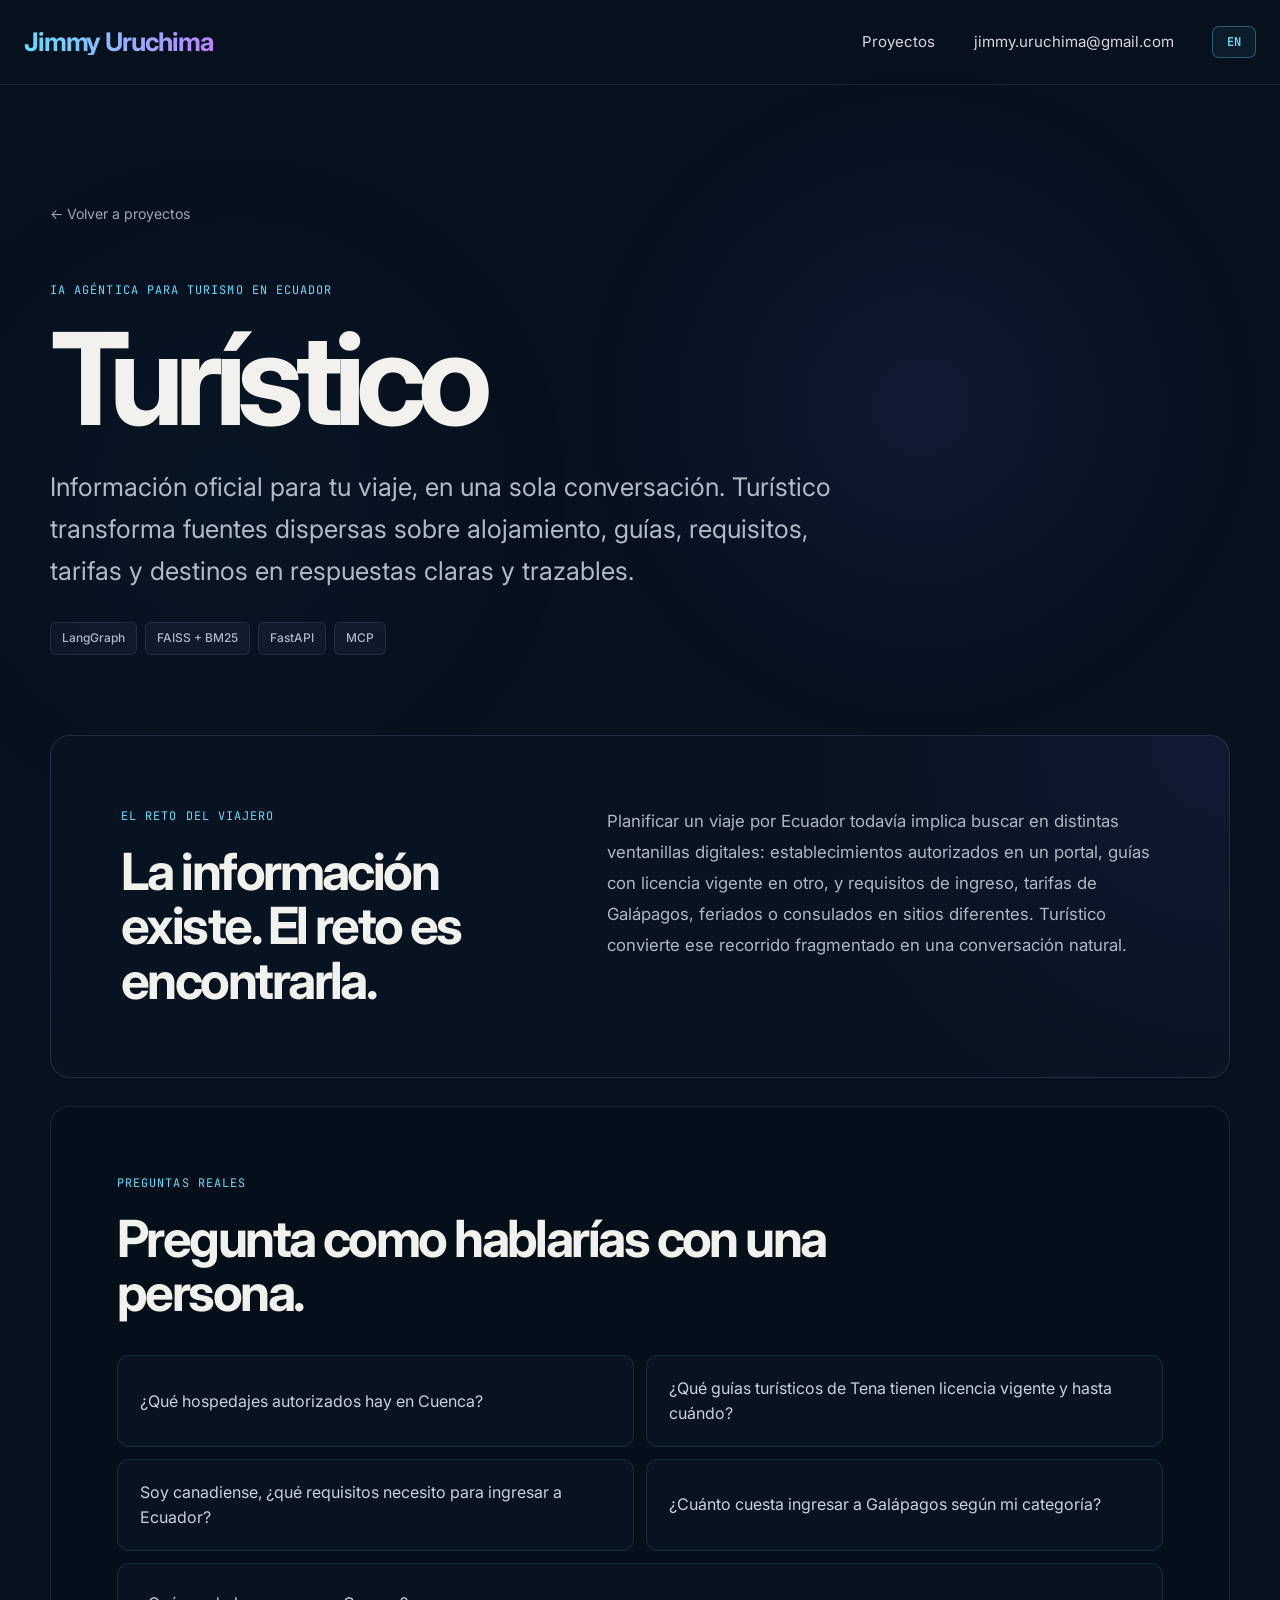
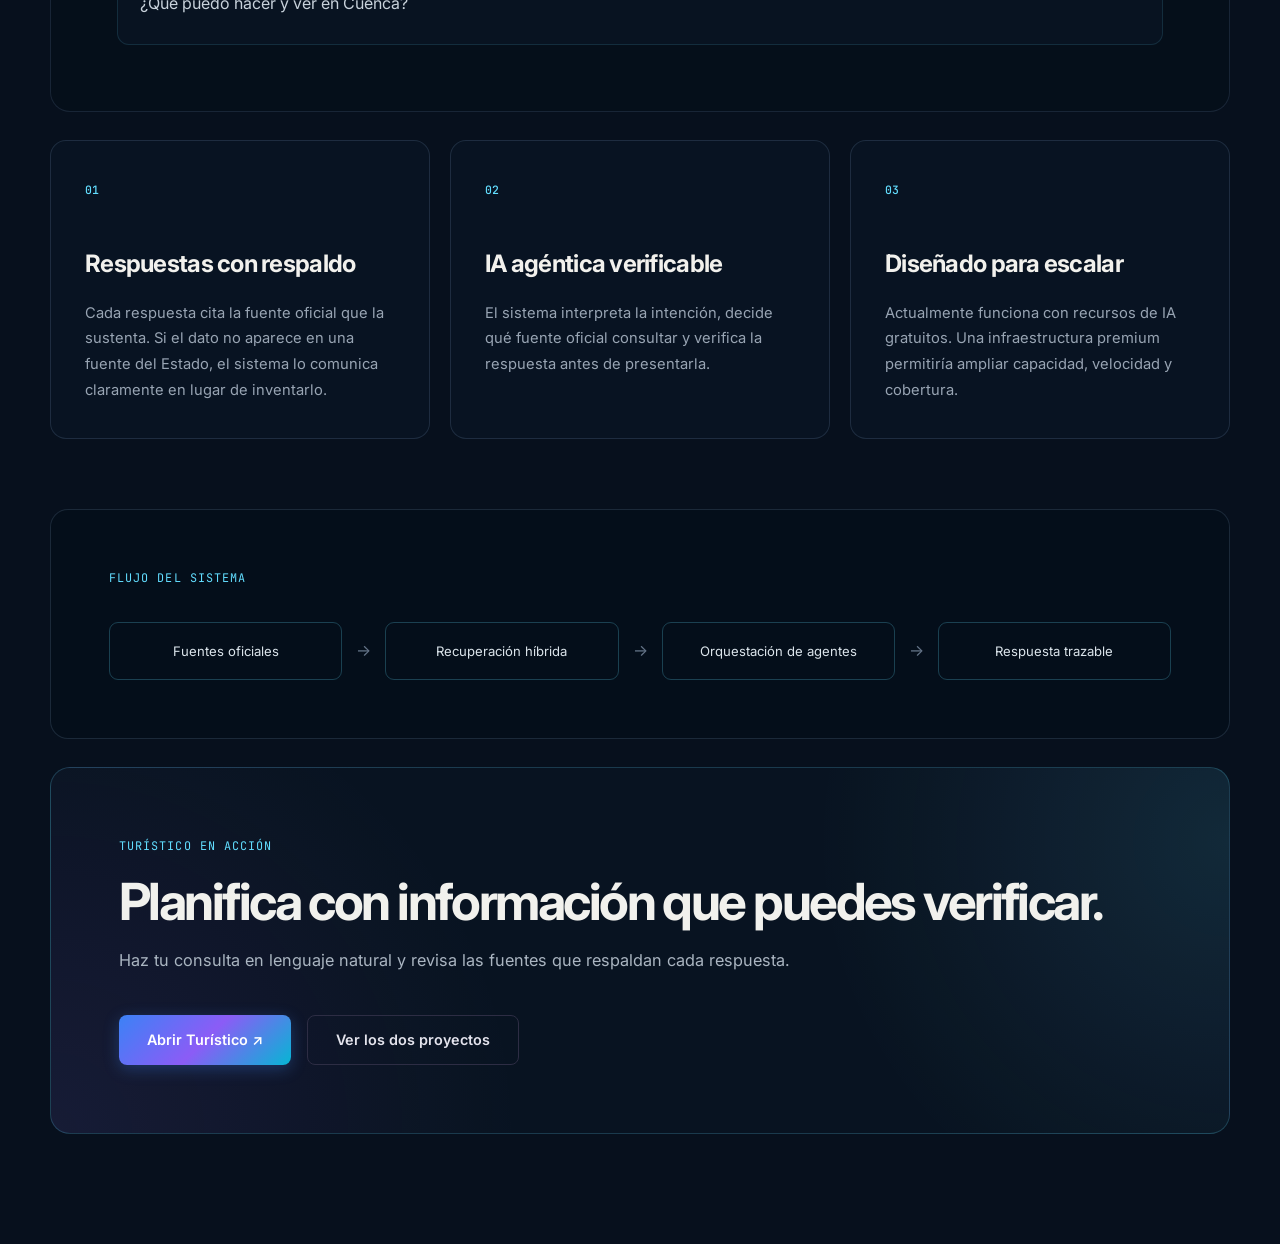
<file: proyecto-turistico.html>
<!DOCTYPE html>
<html lang="es">
<head>
    <meta charset="UTF-8">
    <meta name="viewport" content="width=device-width, initial-scale=1.0">
    <title>Turístico — Jimmy Uruchima</title>
    <meta name="description" content="Turístico convierte fuentes oficiales dispersas sobre Ecuador en respuestas claras, trazables y útiles para tomar decisiones de viaje.">
    <link rel="preconnect" href="https://fonts.googleapis.com">
    <link rel="preconnect" href="https://fonts.gstatic.com" crossorigin>
    <link href="https://fonts.googleapis.com/css2?family=Inter:wght@300;400;500;600;700;800&family=JetBrains+Mono:wght@400;500&display=swap" rel="stylesheet">
    <link rel="stylesheet" href="style.css?v=20260807-7">
</head>
<body class="home-page case-page">
    <div class="home-ambient" aria-hidden="true"></div>
    <nav class="home-nav" aria-label="Navegación principal">
        <div class="home-nav-inner">
            <a href="index.html" class="home-brand">Jimmy Uruchima</a>
            <div class="home-nav-links">
                <a href="index.html#projects" data-i18n="nav.projects">Proyectos</a>
                <a href="mailto:jimmy.uruchima@gmail.com" class="nav-email">jimmy.uruchima@gmail.com</a>
                <button class="language-toggle" type="button" data-language-toggle aria-label="Cambiar idioma a inglés">EN</button>
            </div>
        </div>
    </nav>
    <main class="case-main">
        <header class="case-hero">
            <a href="index.html#projects" class="case-back" data-i18n="case.back">← Volver a proyectos</a>
            <p class="projects-kicker" data-i18n="tourist.heroKicker">IA AGÉNTICA PARA TURISMO EN ECUADOR</p>
            <h1>Turístico</h1>
            <p class="case-lead" data-i18n="tourist.caseLead">Información oficial para tu viaje, en una sola conversación. Turístico transforma fuentes dispersas sobre alojamiento, guías, requisitos, tarifas y destinos en respuestas claras y trazables.</p>
            <div class="project-tech project-tech-clean"><span>LangGraph</span><span>FAISS + BM25</span><span>FastAPI</span><span>MCP</span></div>
        </header>

        <section class="case-story">
            <div>
                <p class="projects-kicker" data-i18n="tourist.storyKicker">EL RETO DEL VIAJERO</p>
                <h2 data-i18n="tourist.storyTitle">La información existe. El reto es encontrarla.</h2>
            </div>
            <p data-i18n="tourist.storyBody">Planificar un viaje por Ecuador todavía implica buscar en distintas ventanillas digitales: establecimientos autorizados en un portal, guías con licencia vigente en otro, y requisitos de ingreso, tarifas de Galápagos, feriados o consulados en sitios diferentes. Turístico convierte ese recorrido fragmentado en una conversación natural.</p>
        </section>

        <section class="case-examples">
            <div class="case-section-heading">
                <p class="projects-kicker" data-i18n="tourist.examplesKicker">PREGUNTAS REALES</p>
                <h2 data-i18n="tourist.examplesTitle">Pregunta como hablarías con una persona.</h2>
            </div>
            <div class="example-questions">
                <p data-i18n="tourist.question1">¿Qué hospedajes autorizados hay en Cuenca?</p>
                <p data-i18n="tourist.question2">¿Qué guías turísticos de Tena tienen licencia vigente y hasta cuándo?</p>
                <p data-i18n="tourist.question3">Soy canadiense, ¿qué requisitos necesito para ingresar a Ecuador?</p>
                <p data-i18n="tourist.question4">¿Cuánto cuesta ingresar a Galápagos según mi categoría?</p>
                <p data-i18n="tourist.question5">¿Qué puedo hacer y ver en Cuenca?</p>
            </div>
        </section>

        <section class="case-grid">
            <article><span>01</span><h2 data-i18n="tourist.trustTitle">Respuestas con respaldo</h2><p data-i18n="tourist.trustBody">Cada respuesta cita la fuente oficial que la sustenta. Si el dato no aparece en una fuente del Estado, el sistema lo comunica claramente en lugar de inventarlo.</p></article>
            <article><span>02</span><h2 data-i18n="tourist.techTitle">IA agéntica verificable</h2><p data-i18n="tourist.techBody">El sistema interpreta la intención, decide qué fuente oficial consultar y verifica la respuesta antes de presentarla.</p></article>
            <article><span>03</span><h2 data-i18n="tourist.scaleTitle">Diseñado para escalar</h2><p data-i18n="tourist.scaleBody">Actualmente funciona con recursos de IA gratuitos. Una infraestructura premium permitiría ampliar capacidad, velocidad y cobertura.</p></article>
        </section>
        <section class="case-flow">
            <p class="projects-kicker" data-i18n="case.flow">FLUJO DEL SISTEMA</p>
            <div><span data-i18n="tourist.flow1">Fuentes oficiales</span><i>→</i><span data-i18n="tourist.flow2">Recuperación híbrida</span><i>→</i><span data-i18n="tourist.flow3">Orquestación de agentes</span><i>→</i><span data-i18n="tourist.flow4">Respuesta trazable</span></div>
        </section>
        <section class="case-cta">
            <p class="projects-kicker" data-i18n="tourist.ctaKicker">TURÍSTICO EN ACCIÓN</p>
            <h2 data-i18n="tourist.ctaTitle">Planifica con información que puedes verificar.</h2>
            <p data-i18n="tourist.ctaBody">Haz tu consulta en lenguaje natural y revisa las fuentes que respaldan cada respuesta.</p>
            <div class="case-actions">
                <a href="https://saintjimmyu-dev-novaknowledge.hf.space" target="_blank" rel="noopener" class="btn btn-primary" data-i18n="tourist.demo">Abrir Turístico ↗</a>
                <a href="index.html#projects" class="btn btn-outline" data-i18n="case.other">Ver los dos proyectos</a>
            </div>
        </section>
    </main>
    <script src="script.js?v=20260807-7"></script>
</body>
</html>
</file>
<file: style.css>
/* ═══════════════════════════════════════════
   SAINTJIMMYU-DEV PORTFOLIO — Dark AI Theme
   ═══════════════════════════════════════════ */

:root {
    --bg-primary: #0a0a0f;
    --bg-secondary: #111118;
    --bg-card: #16161f;
    --bg-card-hover: #1c1c28;
    --border: #1e1e2e;
    --border-hover: #2d2d44;
    --text-primary: #e4e4ed;
    --text-secondary: #8888a0;
    --text-dim: #555570;
    --accent-blue: #3b82f6;
    --accent-purple: #8b5cf6;
    --accent-cyan: #06b6d4;
    --accent-amber: #f59e0b;
    --accent-green: #10b981;
    --gradient-main: linear-gradient(135deg, #3b82f6 0%, #8b5cf6 50%, #06b6d4 100%);
    --gradient-warm: linear-gradient(135deg, #f59e0b 0%, #ef4444 100%);
    --radius: 12px;
    --radius-sm: 8px;
    --shadow-card: 0 4px 24px rgba(0, 0, 0, 0.3);
    --shadow-glow: 0 0 40px rgba(59, 130, 246, 0.1);
    --transition: 0.3s cubic-bezier(0.4, 0, 0.2, 1);
}

*, *::before, *::after {
    margin: 0;
    padding: 0;
    box-sizing: border-box;
}

html {
    scroll-behavior: smooth;
}

body {
    font-family: 'Inter', -apple-system, BlinkMacSystemFont, sans-serif;
    background: var(--bg-primary);
    color: var(--text-primary);
    line-height: 1.7;
    overflow-x: hidden;
}

/* Background grid */
.bg-grid {
    position: fixed;
    top: 0;
    left: 0;
    width: 100%;
    height: 100%;
    pointer-events: none;
    z-index: 0;
    background-image:
        linear-gradient(rgba(59, 130, 246, 0.03) 1px, transparent 1px),
        linear-gradient(90deg, rgba(59, 130, 246, 0.03) 1px, transparent 1px);
    background-size: 64px 64px;
}

/* Navigation */
.nav {
    position: fixed;
    top: 0;
    width: 100%;
    z-index: 100;
    background: rgba(10, 10, 15, 0.85);
    backdrop-filter: blur(12px);
    border-bottom: 1px solid var(--border);
}

.nav-inner {
    max-width: 1120px;
    margin: 0 auto;
    padding: 0 24px;
    height: 60px;
    display: flex;
    align-items: center;
    justify-content: space-between;
}

.nav-logo {
    font-family: 'JetBrains Mono', monospace;
    font-weight: 700;
    font-size: 1.1rem;
    color: var(--text-primary);
    text-decoration: none;
    letter-spacing: -0.5px;
}

.nav-links {
    display: flex;
    gap: 32px;
}

.nav-links a {
    color: var(--text-secondary);
    text-decoration: none;
    font-size: 0.88rem;
    font-weight: 500;
    transition: color var(--transition);
}

.nav-links a:hover {
    color: var(--text-primary);
}

/* Container */
.container {
    max-width: 1120px;
    margin: 0 auto;
    padding: 0 24px;
}

/* Hero */
.hero {
    position: relative;
    z-index: 1;
    min-height: 100vh;
    display: flex;
    align-items: center;
    padding: 120px 24px 80px;
}

.hero-content {
    max-width: 1120px;
    margin: 0 auto;
    width: 100%;
}

.hero-tag {
    display: inline-block;
    font-family: 'JetBrains Mono', monospace;
    font-size: 0.82rem;
    font-weight: 500;
    color: var(--accent-blue);
    letter-spacing: 1px;
    text-transform: uppercase;
    margin-bottom: 20px;
    padding: 6px 16px;
    background: rgba(59, 130, 246, 0.08);
    border: 1px solid rgba(59, 130, 246, 0.2);
    border-radius: 100px;
}

.hero-title {
    font-size: clamp(3rem, 8vw, 5.5rem);
    font-weight: 800;
    line-height: 1.05;
    letter-spacing: -2px;
    margin-bottom: 24px;
}

.gradient-text {
    background: var(--gradient-main);
    -webkit-background-clip: text;
    -webkit-text-fill-color: transparent;
    background-clip: text;
}

.hero-subtitle {
    font-size: 1.15rem;
    color: var(--text-secondary);
    max-width: 540px;
    margin-bottom: 36px;
    font-weight: 300;
}

.hero-subtitle strong {
    color: var(--text-primary);
    font-weight: 600;
}

/* Buttons */
.btn {
    display: inline-flex;
    align-items: center;
    gap: 6px;
    padding: 12px 28px;
    border-radius: var(--radius-sm);
    font-size: 0.9rem;
    font-weight: 600;
    text-decoration: none;
    transition: all var(--transition);
    cursor: pointer;
    border: none;
}

.btn-primary {
    background: var(--gradient-main);
    color: #fff;
    box-shadow: 0 4px 16px rgba(59, 130, 246, 0.3);
}

.btn-primary:hover {
    transform: translateY(-2px);
    box-shadow: 0 8px 24px rgba(59, 130, 246, 0.4);
}

.btn-outline {
    background: transparent;
    color: var(--text-primary);
    border: 1px solid var(--border-hover);
}

.btn-outline:hover {
    border-color: var(--accent-blue);
    color: var(--accent-blue);
    background: rgba(59, 130, 246, 0.05);
}

.btn-sm {
    padding: 8px 18px;
    font-size: 0.82rem;
}

.hero-actions {
    display: flex;
    gap: 16px;
    margin-bottom: 60px;
}

/* Stats */
.hero-stats {
    display: flex;
    gap: 48px;
    padding-top: 32px;
    border-top: 1px solid var(--border);
}

.stat-number {
    font-size: 1.6rem;
    font-weight: 800;
    display: block;
    background: var(--gradient-main);
    -webkit-background-clip: text;
    -webkit-text-fill-color: transparent;
    background-clip: text;
}

.stat-label {
    font-size: 0.78rem;
    color: var(--text-dim);
    text-transform: uppercase;
    letter-spacing: 0.5px;
    font-weight: 500;
}

/* Sections */
.section {
    position: relative;
    z-index: 1;
    padding: 100px 0;
}

.section-dark {
    background: var(--bg-secondary);
}

.section-title {
    font-size: 2.2rem;
    font-weight: 800;
    letter-spacing: -1px;
    margin-bottom: 12px;
}

.section-desc {
    color: var(--text-secondary);
    font-size: 1rem;
    margin-bottom: 48px;
    max-width: 480px;
}

/* Featured Project */
.project-featured {
    position: relative;
    background: var(--bg-card);
    border: 1px solid var(--border);
    border-radius: 16px;
    padding: 48px;
    margin-bottom: 40px;
    overflow: hidden;
    box-shadow: var(--shadow-glow);
}

.project-featured::before {
    content: '';
    position: absolute;
    top: 0;
    left: 0;
    right: 0;
    height: 2px;
    background: var(--gradient-main);
}

.project-featured-badge {
    position: absolute;
    top: 16px;
    right: 16px;
    font-size: 0.72rem;
    font-weight: 600;
    text-transform: uppercase;
    letter-spacing: 1px;
    color: var(--accent-amber);
    background: rgba(245, 158, 11, 0.1);
    border: 1px solid rgba(245, 158, 11, 0.2);
    padding: 4px 12px;
    border-radius: 100px;
}

.project-featured-content {
    display: grid;
    grid-template-columns: 1fr 1fr;
    gap: 48px;
    align-items: center;
}

.project-featured-info h3 {
    font-size: 1.6rem;
    font-weight: 700;
    margin-bottom: 16px;
    letter-spacing: -0.5px;
}

.project-featured-info p {
    color: var(--text-secondary);
    font-size: 0.92rem;
    margin-bottom: 24px;
    line-height: 1.8;
}

/* Terminal window */
.terminal-window {
    background: #0d1117;
    border: 1px solid #21262d;
    border-radius: var(--radius);
    overflow: hidden;
    font-family: 'JetBrains Mono', monospace;
    font-size: 0.78rem;
    box-shadow: 0 16px 48px rgba(0, 0, 0, 0.5);
}

.terminal-header {
    display: flex;
    align-items: center;
    gap: 6px;
    padding: 10px 14px;
    background: #161b22;
    border-bottom: 1px solid #21262d;
}

.terminal-dot {
    width: 10px;
    height: 10px;
    border-radius: 50%;
}

.terminal-dot.red { background: #ff5f57; }
.terminal-dot.yellow { background: #febc2e; }
.terminal-dot.green { background: #28c840; }

.terminal-title {
    margin-left: 8px;
    color: #8b949e;
    font-size: 0.72rem;
}

.terminal-body {
    padding: 16px;
    line-height: 1.9;
    color: #c9d1d9;
}

.t-green { color: #3fb950; }
.t-blue { color: #58a6ff; }
.t-yellow { color: #d29922; }
.t-dim { color: #6e7681; }

/* Tech tags */
.project-tech {
    display: flex;
    flex-wrap: wrap;
    gap: 8px;
    margin-bottom: 20px;
}

.project-tech span {
    font-size: 0.75rem;
    font-weight: 500;
    padding: 4px 12px;
    border-radius: 100px;
    background: rgba(59, 130, 246, 0.08);
    color: var(--accent-blue);
    border: 1px solid rgba(59, 130, 246, 0.15);
}

.project-links {
    display: flex;
    gap: 12px;
}

/* Project Grid */
.project-grid {
    display: grid;
    grid-template-columns: repeat(2, 1fr);
    gap: 20px;
}

.project-card {
    background: var(--bg-card);
    border: 1px solid var(--border);
    border-radius: var(--radius);
    padding: 28px;
    transition: all var(--transition);
}

.project-card:hover {
    background: var(--bg-card-hover);
    border-color: var(--border-hover);
    transform: translateY(-4px);
    box-shadow: var(--shadow-card);
}

.project-card-header {
    display: flex;
    justify-content: space-between;
    align-items: center;
    margin-bottom: 16px;
}

.project-icon {
    font-size: 1.6rem;
}

.project-status {
    font-size: 0.7rem;
    font-weight: 600;
    text-transform: uppercase;
    letter-spacing: 0.5px;
    padding: 3px 10px;
    border-radius: 100px;
}

.status-active {
    color: var(--accent-green);
    background: rgba(16, 185, 129, 0.1);
    border: 1px solid rgba(16, 185, 129, 0.2);
}

.status-complete {
    color: var(--accent-blue);
    background: rgba(59, 130, 246, 0.1);
    border: 1px solid rgba(59, 130, 246, 0.2);
}

.project-card h3 {
    font-size: 1.15rem;
    font-weight: 700;
    margin-bottom: 10px;
    letter-spacing: -0.3px;
}

.project-card p {
    color: var(--text-secondary);
    font-size: 0.85rem;
    margin-bottom: 18px;
    line-height: 1.7;
}

.link-arrow {
    font-size: 0.82rem;
    font-weight: 600;
    color: var(--accent-blue);
    text-decoration: none;
    transition: color var(--transition);
}

.link-arrow:hover {
    color: var(--accent-cyan);
}

/* Skills */
.skills-grid {
    display: grid;
    grid-template-columns: repeat(2, 1fr);
    gap: 32px;
}

.skill-group {
    background: var(--bg-card);
    border: 1px solid var(--border);
    border-radius: var(--radius);
    padding: 28px;
}

.skill-group h4 {
    font-size: 0.9rem;
    font-weight: 700;
    margin-bottom: 16px;
    color: var(--text-primary);
    text-transform: uppercase;
    letter-spacing: 0.5px;
}

.skill-tags {
    display: flex;
    flex-wrap: wrap;
    gap: 8px;
}

.skill-tags span {
    font-size: 0.78rem;
    font-weight: 500;
    padding: 6px 14px;
    border-radius: 100px;
    background: rgba(139, 92, 246, 0.08);
    color: var(--accent-purple);
    border: 1px solid rgba(139, 92, 246, 0.15);
    transition: all var(--transition);
}

.skill-tags span:hover {
    background: rgba(139, 92, 246, 0.15);
    transform: translateY(-1px);
}

/* Contact */
.contact-container {
    text-align: center;
}

.contact-container .section-desc {
    max-width: 100%;
}

.contact-links {
    display: flex;
    justify-content: center;
    gap: 20px;
    flex-wrap: wrap;
}

.contact-card {
    display: flex;
    align-items: center;
    gap: 16px;
    padding: 20px 28px;
    background: var(--bg-card);
    border: 1px solid var(--border);
    border-radius: var(--radius);
    text-decoration: none;
    color: var(--text-primary);
    transition: all var(--transition);
    min-width: 220px;
}

.contact-card:hover {
    border-color: var(--accent-blue);
    background: var(--bg-card-hover);
    transform: translateY(-3px);
    box-shadow: var(--shadow-card);
}

.contact-card svg {
    color: var(--text-secondary);
    flex-shrink: 0;
}

.contact-card strong {
    display: block;
    font-size: 0.92rem;
    font-weight: 600;
}

.contact-card span {
    font-size: 0.8rem;
    color: var(--text-secondary);
}

/* Footer */
.footer {
    position: relative;
    z-index: 1;
    text-align: center;
    padding: 40px 24px;
    border-top: 1px solid var(--border);
    color: var(--text-dim);
    font-size: 0.82rem;
}

/* ═══════ Responsive ═══════ */
@media (max-width: 768px) {
    .nav-links { gap: 20px; }
    .hero { padding: 100px 20px 60px; }
    .hero-title { font-size: 2.8rem; letter-spacing: -1px; }
    .hero-stats { flex-direction: column; gap: 20px; }
    .hero-actions { flex-direction: column; }
    .project-featured { padding: 28px; }
    .project-featured-content { grid-template-columns: 1fr; gap: 28px; }
    .project-grid { grid-template-columns: 1fr; }
    .skills-grid { grid-template-columns: 1fr; }
    .contact-links { flex-direction: column; align-items: center; }
}

/* ═══════ Animations ═══════ */
@keyframes fadeInUp {
    from { opacity: 0; transform: translateY(30px); }
    to { opacity: 1; transform: translateY(0); }
}

.hero-content {
    animation: fadeInUp 0.8s ease-out;
}

.project-featured, .project-card, .skill-group, .contact-card {
    opacity: 0;
    transform: translateY(20px);
}

.project-featured.visible, .project-card.visible,
.skill-group.visible, .contact-card.visible {
    animation: fadeInUp 0.6s ease-out forwards;
}

/* ═══════════════════════════════════════════
   Minimal home page
   ═══════════════════════════════════════════ */
.home-page {
    min-height: 100vh;
    background: #07101d;
    color: #f2f1ed;
}

.home-ambient {
    position: fixed;
    inset: 0;
    pointer-events: none;
    background:
        radial-gradient(circle at 72% 45%, rgba(88, 90, 205, 0.13), transparent 32%),
        radial-gradient(circle at 18% 55%, rgba(18, 135, 184, 0.05), transparent 30%);
}

.home-nav {
    position: relative;
    z-index: 10;
    border-bottom: 1px solid rgba(151, 169, 193, 0.14);
}

.home-nav-inner {
    width: min(100% - 48px, 1380px);
    min-height: 84px;
    margin: 0 auto;
    display: flex;
    align-items: center;
    justify-content: space-between;
}

.home-brand {
    font-size: clamp(1.45rem, 2vw, 1.85rem);
    line-height: 1;
    font-weight: 700;
    letter-spacing: -0.045em;
    text-decoration: none;
    background: linear-gradient(90deg, #62ddff 0%, #8cb8ff 48%, #bc83ff 100%);
    -webkit-background-clip: text;
    background-clip: text;
    color: transparent;
    white-space: nowrap;
    animation: brand-breathe 4.5s ease-in-out infinite;
}

.home-nav-links {
    display: flex;
    align-items: center;
    gap: clamp(22px, 3vw, 42px);
}

.home-nav-links a {
    color: #d6d8dd;
    font-size: 0.94rem;
    font-weight: 400;
    text-decoration: none;
    transition: color 180ms ease;
}

.home-nav-links a:hover,
.home-nav-links a:focus-visible {
    color: #6fe3ff;
}

.language-toggle {
    min-width: 44px;
    padding: 7px 10px;
    border: 1px solid rgba(98, 221, 255, 0.34);
    border-radius: 7px;
    color: #69defa;
    background: rgba(98, 221, 255, 0.06);
    font: 600 0.76rem 'JetBrains Mono', monospace;
    cursor: pointer;
    transition: background 180ms ease, border-color 180ms ease;
}

.language-toggle:hover,
.language-toggle:focus-visible {
    border-color: #62ddff;
    background: rgba(98, 221, 255, 0.12);
}

.home-hero {
    position: relative;
    z-index: 1;
    width: min(100% - 48px, 1380px);
    min-height: calc(100vh - 85px);
    margin: 0 auto;
    display: grid;
    grid-template-columns: minmax(0, 1.08fr) minmax(380px, 0.92fr);
    align-items: center;
    gap: clamp(48px, 8vw, 120px);
    padding: 72px 0 80px;
}

.home-hero-copy {
    max-width: 720px;
    animation: fadeInUp 700ms ease-out both;
}

.home-eyebrow {
    margin-bottom: 28px;
    color: #62ddff;
    font-family: 'JetBrains Mono', monospace;
    font-size: clamp(0.74rem, 1vw, 0.88rem);
    letter-spacing: 0.08em;
}

.home-hero h1 {
    max-width: 760px;
    margin-bottom: 30px;
    color: #f4f2ee;
    font-size: clamp(3.15rem, 5.7vw, 6rem);
    line-height: 1.04;
    letter-spacing: -0.055em;
    text-wrap: balance;
}

.home-lead {
    max-width: 640px;
    margin-bottom: 38px;
    color: #b4bbc6;
    font-size: clamp(1.05rem, 1.5vw, 1.3rem);
    font-weight: 300;
    line-height: 1.65;
}

.home-actions {
    display: flex;
    gap: 18px;
    margin-bottom: 34px;
}

.home-actions .btn {
    min-width: 180px;
    justify-content: center;
    padding: 14px 26px;
}

.home-actions .btn-primary {
    background: #52cfee;
    color: #06111d;
    box-shadow: 0 8px 26px rgba(67, 202, 238, 0.18);
}

.home-actions .btn-primary:hover {
    background: #72ddf5;
    box-shadow: 0 10px 30px rgba(67, 202, 238, 0.28);
}

.home-status {
    display: flex;
    align-items: center;
    gap: 12px;
    width: fit-content;
    max-width: 100%;
    color: #9ea7b4;
    font-size: 0.94rem;
}

.home-status .status-dot {
    flex: 0 0 10px;
    width: 10px;
    height: 10px;
    border-radius: 50%;
    background: #58d9ff;
    box-shadow: 0 0 14px rgba(88, 217, 255, 0.75);
}

.home-status .status-copy {
    min-width: 0;
    width: auto;
    height: auto;
    background: none;
    box-shadow: none;
    line-height: 1.5;
}

.agent-orbit {
    position: relative;
    width: min(100%, 560px);
    justify-self: end;
    aspect-ratio: 1.08;
    animation: orbit-enter 900ms 120ms ease-out both;
}

.agent-orbit svg {
    position: relative;
    z-index: 1;
    width: 100%;
    height: 100%;
    filter: drop-shadow(0 0 18px rgba(114, 123, 255, 0.16));
}

.orbit-glow {
    position: absolute;
    inset: 14%;
    border-radius: 50%;
    background: radial-gradient(circle, rgba(106, 83, 213, 0.18), transparent 70%);
    filter: blur(26px);
}

.orbit-core {
    transform-origin: 270px 260px;
    animation: orbit-pulse 4.8s ease-in-out infinite;
}

@keyframes brand-breathe {
    0%, 100% { filter: drop-shadow(0 0 4px rgba(91, 219, 255, 0.18)); }
    50% { filter: drop-shadow(0 0 11px rgba(99, 218, 255, 0.56)) drop-shadow(0 0 18px rgba(164, 111, 255, 0.26)); }
}

@keyframes orbit-enter {
    from { opacity: 0; transform: translateY(16px) scale(0.98); }
    to { opacity: 1; transform: translateY(0) scale(1); }
}

@keyframes orbit-pulse {
    0%, 100% { transform: scale(0.94); opacity: 0.84; }
    50% { transform: scale(1.08); opacity: 1; }
}

@media (max-width: 1050px) {
    .home-nav-inner { min-height: 72px; }
    .home-nav-links a:nth-child(2),
    .home-nav-links a:nth-child(4) { display: none; }
    .home-hero {
        min-height: calc(100vh - 73px);
        grid-template-columns: 1fr;
        gap: 0;
        padding: 72px 0 54px;
    }
    .agent-orbit {
        display: none;
    }
}

@media (max-width: 560px) {
    .home-nav-inner,
    .home-hero { width: min(100% - 32px, 1380px); }
    .home-nav-links { gap: 18px; }
    .home-brand { font-size: 1.32rem; }
    .home-hero { padding-top: 46px; }
    .home-hero h1 { font-size: clamp(2.65rem, 13vw, 4rem); }
    .agent-orbit { width: min(88vw, 390px); }
    .home-actions { flex-direction: column; }
    .home-actions .btn { width: 100%; }
}

@media (prefers-reduced-motion: reduce) {
    .home-brand,
    .orbit-core,
    .home-hero-copy,
    .agent-orbit { animation: none; }
}

/* Selected work on the home page */
.selected-projects {
    position: relative;
    z-index: 1;
    padding: clamp(88px, 10vw, 150px) 0;
    border-top: 1px solid rgba(151, 169, 193, 0.12);
    background: linear-gradient(180deg, #08111e 0%, #0a1422 48%, #08111d 100%);
    scroll-margin-top: 24px;
}

.selected-projects-inner,
.home-footer {
    width: min(100% - 48px, 1380px);
    margin: 0 auto;
}

.projects-heading {
    display: grid;
    grid-template-columns: minmax(0, 1.05fr) minmax(300px, 0.65fr);
    align-items: end;
    gap: clamp(48px, 9vw, 130px);
    margin-bottom: clamp(54px, 7vw, 92px);
}

.projects-kicker,
.project-index,
.mini-label {
    color: #62ddff;
    font-family: 'JetBrains Mono', monospace;
    font-size: 0.74rem;
    letter-spacing: 0.09em;
}

.projects-kicker { margin-bottom: 18px; }

.projects-heading h2 {
    max-width: 760px;
    font-size: clamp(2.65rem, 4.6vw, 5rem);
    line-height: 1.04;
    letter-spacing: -0.05em;
}

.projects-heading > p {
    color: #aab3c0;
    font-size: 1.04rem;
    line-height: 1.75;
}

.featured-work {
    display: grid;
    grid-template-columns: minmax(0, 0.9fr) minmax(420px, 1.1fr);
    gap: clamp(48px, 7vw, 100px);
    align-items: center;
    padding: clamp(34px, 5vw, 68px);
    margin-bottom: 24px;
    border: 1px solid rgba(127, 158, 198, 0.2);
    border-radius: 22px;
    background:
        radial-gradient(circle at 88% 10%, rgba(99, 92, 216, 0.12), transparent 30%),
        rgba(10, 22, 37, 0.72);
    box-shadow: 0 30px 80px rgba(0, 0, 0, 0.2);
}

.featured-work h3,
.secondary-work h3 {
    color: #f2f1ed;
    letter-spacing: -0.04em;
}

.featured-work h3 {
    margin: 14px 0 18px;
    font-size: clamp(2.2rem, 4vw, 4rem);
}

.project-summary {
    margin-bottom: 30px;
    color: #b6bfca;
    font-size: 1.08rem;
    line-height: 1.7;
}

.project-facts {
    display: grid;
    gap: 17px;
    margin-bottom: 28px;
}

.project-facts div {
    display: grid;
    grid-template-columns: 82px 1fr;
    gap: 16px;
}

.project-facts dt {
    color: #f0f0ec;
    font-size: 0.82rem;
    font-weight: 600;
}

.project-facts dd {
    color: #929dab;
    font-size: 0.88rem;
    line-height: 1.55;
}

.project-tech-clean {
    gap: 8px;
    margin-bottom: 0;
}

.project-tech-clean span {
    padding: 5px 11px;
    color: #aeb8c7;
    background: rgba(119, 144, 177, 0.07);
    border-color: rgba(139, 163, 195, 0.15);
    border-radius: 6px;
}

.project-actions {
    display: flex;
    align-items: center;
    gap: 26px;
    margin-top: 32px;
}

.project-actions .btn-primary {
    background: #52cfee;
    color: #06111d;
    box-shadow: 0 8px 26px rgba(67, 202, 238, 0.18);
}

.text-link {
    color: #dce3eb;
    font-size: 0.88rem;
    font-weight: 600;
    text-decoration: none;
    white-space: nowrap;
}

.text-link:hover { color: #62ddff; }

.featured-work-visual {
    min-width: 0;
}

.mini-architecture {
    min-height: 410px;
    padding: clamp(24px, 4vw, 44px);
    display: flex;
    flex-direction: column;
    justify-content: center;
    border: 1px solid rgba(139, 163, 195, 0.17);
    border-radius: 18px;
    background:
        linear-gradient(rgba(79, 117, 161, 0.04) 1px, transparent 1px),
        linear-gradient(90deg, rgba(79, 117, 161, 0.04) 1px, transparent 1px),
        rgba(5, 14, 25, 0.72);
    background-size: 34px 34px;
}

.architecture-flow {
    display: flex;
    align-items: center;
    justify-content: center;
    gap: 10px;
    margin: 38px 0 48px;
    color: #536579;
}

.architecture-node {
    padding: 12px 14px;
    border: 1px solid rgba(106, 212, 241, 0.3);
    border-radius: 9px;
    color: #dce7ef;
    background: #0b1c2c;
    font-size: 0.76rem;
    text-align: center;
}

.architecture-node.accent {
    border-color: rgba(82, 207, 238, 0.65);
    box-shadow: 0 0 24px rgba(82, 207, 238, 0.12);
}

.architecture-node.violet {
    border-color: rgba(165, 122, 255, 0.55);
}

.answer-preview {
    padding: 22px;
    display: grid;
    gap: 6px;
    border-left: 2px solid #52cfee;
    background: rgba(75, 114, 153, 0.08);
}

.answer-preview span,
.answer-preview small { color: #7f8c9c; }
.answer-preview strong { color: #edf2f5; font-size: 0.96rem; }

.secondary-work-grid {
    display: grid;
    grid-template-columns: repeat(2, 1fr);
    gap: 24px;
}

.secondary-work {
    min-height: 330px;
    padding: clamp(30px, 4vw, 48px);
    display: flex;
    flex-direction: column;
    border: 1px solid rgba(127, 158, 198, 0.16);
    border-radius: 18px;
    background: rgba(10, 22, 37, 0.55);
    transition: border-color 200ms ease, transform 200ms ease;
}

.secondary-work:hover {
    border-color: rgba(98, 221, 255, 0.34);
    transform: translateY(-3px);
}

.secondary-work h3 {
    margin: 14px 0 18px;
    font-size: clamp(1.65rem, 2.4vw, 2.45rem);
}

.secondary-work > p:not(.project-index) {
    max-width: 600px;
    color: #9ca7b5;
    line-height: 1.75;
}

.secondary-work-footer {
    margin-top: auto;
    padding-top: 32px;
    display: flex;
    align-items: end;
    justify-content: space-between;
    gap: 24px;
}

.home-footer {
    position: relative;
    z-index: 1;
    min-height: 110px;
    display: flex;
    align-items: center;
    justify-content: space-between;
    color: #778393;
    font-size: 0.85rem;
}

.home-footer a {
    color: #cfd7df;
    text-decoration: none;
}

.solid-projects-grid {
    display: grid;
    grid-template-columns: repeat(2, minmax(0, 1fr));
    gap: 24px;
}

.solid-project-card {
    min-height: 0;
    padding: clamp(32px, 4.5vw, 58px);
    display: flex;
    flex-direction: column;
    border: 1px solid rgba(127, 158, 198, 0.2);
    border-radius: 22px;
    background: rgba(10, 22, 37, 0.72);
    overflow: hidden;
}

.solid-project-card h3 {
    margin: 14px 0 18px;
    color: #f2f1ed;
    font-size: clamp(2.3rem, 4vw, 4rem);
    letter-spacing: -0.05em;
}

.solid-project-card .project-summary { min-height: 0; }

.artefactito-card {
    background:
        radial-gradient(circle at 100% 0%, rgba(147, 91, 221, 0.13), transparent 34%),
        rgba(10, 22, 37, 0.72);
}

.tourist-card {
    background:
        radial-gradient(circle at 100% 0%, rgba(48, 179, 218, 0.12), transparent 34%),
        rgba(10, 22, 37, 0.72);
}

.project-visual {
    min-height: 160px;
    margin: 22px 0 32px;
    padding: 24px;
    display: grid;
    grid-template-columns: auto minmax(8px, 1fr) auto minmax(8px, 1fr) auto;
    align-items: center;
    justify-content: center;
    gap: 12px;
    border: 1px solid rgba(139, 163, 195, 0.16);
    border-radius: 15px;
    background: rgba(5, 14, 25, 0.62);
}

.project-visual span,
.project-visual strong {
    padding: 10px 12px;
    border: 1px solid rgba(98, 221, 255, 0.25);
    border-radius: 8px;
    color: #dbe6ed;
    font-size: 0.75rem;
    text-align: center;
}

.project-visual strong {
    border-color: rgba(173, 126, 255, 0.5);
    box-shadow: 0 0 20px rgba(146, 94, 231, 0.1);
}

.pulse-flow span,
.pulse-flow strong {
    animation: flow-label-breathe 4.8s ease-in-out infinite;
    will-change: filter, box-shadow;
}

.pulse-flow > :nth-child(3) { animation-delay: 0.55s; }
.pulse-flow > :nth-child(5) { animation-delay: 1.1s; }

.project-visual i {
    width: auto;
    height: 1px;
    background: linear-gradient(90deg, #52cfee, #9875ef);
}

.solid-project-card .project-tech { margin-top: auto; }

.project-page-button {
    width: 100%;
    margin-top: 26px;
    justify-content: center;
    background: #52cfee;
    color: #06111d;
}

/* Project case-study pages */
.case-main {
    position: relative;
    z-index: 1;
    width: min(100% - 48px, 1180px);
    margin: 0 auto;
    padding: clamp(70px, 9vw, 130px) 0 110px;
}

.case-hero { max-width: 940px; margin-bottom: 80px; }
.case-back { display: inline-block; margin-bottom: 54px; color: #9ba7b6; text-decoration: none; font-size: 0.88rem; }
.case-back:hover { color: #62ddff; }
.case-hero h1 { margin: 12px 0 26px; font-size: clamp(4rem, 10vw, 8rem); line-height: 0.95; letter-spacing: -0.07em; }
.case-lead { max-width: 820px; margin-bottom: 30px; color: #b1bbc8; font-size: clamp(1.22rem, 2vw, 1.62rem); line-height: 1.65; }

.case-story {
    display: grid;
    grid-template-columns: minmax(0, 0.82fr) minmax(340px, 1.18fr);
    gap: clamp(44px, 8vw, 110px);
    align-items: start;
    padding: clamp(38px, 6vw, 70px);
    margin-bottom: 28px;
    border: 1px solid rgba(127, 158, 198, 0.18);
    border-radius: 20px;
    background:
        radial-gradient(circle at 100% 0%, rgba(90, 84, 205, 0.1), transparent 34%),
        rgba(10, 22, 37, 0.62);
}

.case-story h2,
.case-section-heading h2,
.case-cta h2 {
    margin-top: 14px;
    color: #f1f1ed;
    font-size: clamp(2.15rem, 4vw, 3.8rem);
    line-height: 1.06;
    letter-spacing: -0.05em;
}

.case-story > p {
    color: #aeb8c5;
    font-size: 1.05rem;
    line-height: 1.85;
}

.case-examples {
    padding: clamp(38px, 6vw, 66px);
    margin-bottom: 28px;
    border: 1px solid rgba(127, 158, 198, 0.16);
    border-radius: 20px;
    background: rgba(5, 14, 25, 0.5);
}

.case-section-heading {
    max-width: 720px;
    margin-bottom: 36px;
}

.example-questions {
    display: grid;
    grid-template-columns: repeat(2, minmax(0, 1fr));
    gap: 12px;
}

.example-questions p {
    min-height: 82px;
    padding: 20px 22px;
    display: flex;
    align-items: center;
    border: 1px solid rgba(98, 221, 255, 0.13);
    border-radius: 12px;
    color: #c8d2db;
    background: rgba(66, 111, 148, 0.06);
    line-height: 1.55;
}

.example-questions p:last-child { grid-column: 1 / -1; }

.case-grid {
    display: grid;
    grid-template-columns: repeat(3, 1fr);
    gap: 20px;
    margin-bottom: 70px;
}

.case-grid article {
    min-height: 290px;
    padding: 34px;
    border: 1px solid rgba(127, 158, 198, 0.18);
    border-radius: 16px;
    background: rgba(10, 22, 37, 0.65);
}

.case-grid article > span { color: #62ddff; font: 500 0.72rem 'JetBrains Mono', monospace; }
.case-grid h2 { margin: 42px 0 16px; font-size: 1.5rem; letter-spacing: -0.03em; }
.case-grid p { color: #98a4b3; font-size: 0.92rem; line-height: 1.75; }

.case-flow {
    padding: clamp(32px, 5vw, 58px);
    border: 1px solid rgba(127, 158, 198, 0.18);
    border-radius: 18px;
    background: rgba(5, 14, 25, 0.58);
}

.case-flow > div { display: flex; align-items: center; gap: 14px; margin-top: 34px; }
.case-flow span { flex: 1; padding: 17px 14px; border: 1px solid rgba(98, 221, 255, 0.24); border-radius: 9px; color: #dce5ec; text-align: center; font-size: 0.82rem; }
.case-flow i { color: #657589; font-style: normal; }
.case-actions { display: flex; gap: 16px; margin-top: 40px; }

.case-cta {
    padding: clamp(40px, 6vw, 68px);
    margin-top: 28px;
    border: 1px solid rgba(98, 221, 255, 0.2);
    border-radius: 20px;
    background:
        radial-gradient(circle at 100% 20%, rgba(98, 221, 255, 0.11), transparent 34%),
        radial-gradient(circle at 0% 100%, rgba(153, 105, 239, 0.1), transparent 38%),
        rgba(10, 22, 37, 0.62);
}

.case-cta > p:not(.projects-kicker) {
    max-width: 720px;
    margin-top: 18px;
    color: #aab5c1;
    font-size: 1.02rem;
    line-height: 1.75;
}

.access-dialog {
    position: fixed;
    inset: 0;
    max-height: min(760px, calc(100vh - 36px));
    margin: auto;
    overflow-y: auto;
    width: min(100% - 36px, 650px);
    padding: clamp(30px, 5vw, 52px);
    border: 1px solid rgba(98, 221, 255, 0.24);
    border-radius: 20px;
    color: #edf1f4;
    background:
        radial-gradient(circle at 100% 0%, rgba(149, 98, 230, 0.16), transparent 35%),
        #0a1625;
    box-shadow: 0 32px 100px rgba(0, 0, 0, 0.62);
}

.access-dialog::backdrop {
    background: rgba(2, 8, 15, 0.76);
    backdrop-filter: blur(7px);
}

.access-dialog h2 {
    max-width: 520px;
    margin: 14px 0 18px;
    font-size: clamp(2rem, 5vw, 3.35rem);
    line-height: 1.05;
    letter-spacing: -0.045em;
}

.access-dialog > p:not(.projects-kicker) {
    color: #aeb8c4;
    line-height: 1.75;
}

.dialog-close {
    position: absolute;
    top: 18px;
    right: 18px;
    width: 38px;
    height: 38px;
    border: 1px solid rgba(145, 164, 190, 0.2);
    border-radius: 50%;
    color: #b9c1cc;
    background: rgba(255, 255, 255, 0.03);
    font-size: 1.4rem;
    cursor: pointer;
}

.dialog-email {
    display: inline-block;
    margin-top: 24px;
    color: #68defa;
    text-decoration: none;
    font: 500 0.88rem 'JetBrains Mono', monospace;
}

.dialog-actions {
    display: flex;
    gap: 14px;
    margin-top: 32px;
}

@keyframes flow-label-breathe {
    0%, 100% {
        border-color: rgba(98, 221, 255, 0.22);
        box-shadow: 0 0 7px rgba(77, 206, 240, 0.04);
        filter: brightness(0.92);
    }
    50% {
        border-color: rgba(123, 215, 255, 0.56);
        box-shadow: 0 0 13px rgba(82, 207, 238, 0.22), 0 0 22px rgba(154, 108, 241, 0.1);
        filter: brightness(1.16);
    }
}

@media (max-width: 980px) {
    .projects-heading,
    .featured-work { grid-template-columns: 1fr; }
    .featured-work { gap: 42px; }
    .secondary-work-grid { grid-template-columns: 1fr; }
    .solid-projects-grid,
    .case-story,
    .case-grid { grid-template-columns: 1fr; }
    .solid-project-card .project-summary { min-height: auto; }
}

@media (max-width: 680px) {
    .selected-projects-inner,
    .home-footer { width: min(100% - 32px, 1380px); }
    .projects-heading { gap: 24px; }
    .featured-work { padding: 28px 22px; border-radius: 16px; }
    .project-facts div { grid-template-columns: 1fr; gap: 3px; }
    .project-actions { align-items: stretch; flex-direction: column; }
    .project-actions .btn { justify-content: center; }
    .mini-architecture { min-height: 330px; padding: 22px 14px; }
    .architecture-flow { gap: 5px; margin: 28px 0 38px; }
    .architecture-flow > span { display: none; }
    .architecture-node { flex: 1; padding: 10px 6px; font-size: 0.63rem; }
    .secondary-work { min-height: 310px; padding: 28px 22px; }
    .secondary-work-footer { align-items: flex-start; flex-direction: column; }
    .solid-project-card { min-height: 0; padding: 30px 22px; }
    .project-visual { padding: 18px 10px; gap: 6px; }
    .project-visual span,
    .project-visual strong { padding: 9px 7px; font-size: 0.64rem; }
    .project-visual i { width: auto; }
    .case-main { width: min(100% - 32px, 1180px); padding-top: 58px; }
    .case-story,
    .case-examples,
    .case-cta { padding: 30px 22px; border-radius: 16px; }
    .example-questions { grid-template-columns: 1fr; }
    .example-questions p:last-child { grid-column: auto; }
    .case-grid article { min-height: 240px; }
    .case-flow > div { align-items: stretch; flex-direction: column; }
    .case-flow i {
        height: 20px;
        font-size: 0;
        line-height: 20px;
        text-align: center;
        transform: none;
    }
    .case-flow i::before { content: '↓'; font-size: 1rem; }
    .case-actions { flex-direction: column; }
    .case-actions .btn { justify-content: center; }
    .dialog-actions { flex-direction: column; }
    .dialog-actions .btn { justify-content: center; }
}

@media (max-width: 760px) {
    .home-nav-inner {
        flex-wrap: wrap;
        gap: 12px;
        padding: 14px 0;
    }
    .home-nav-links {
        width: 100%;
        gap: 12px;
        justify-content: space-between;
    }
    .nav-email { font-size: 0.76rem !important; }
}

@media (max-width: 480px) {
    .home-footer {
        padding: 28px 0;
        align-items: flex-start;
        flex-direction: column;
        justify-content: center;
        gap: 8px;
    }
}

@media (max-width: 360px) {
    .case-hero h1 { font-size: clamp(3.1rem, 16vw, 4rem); }
}

@media (prefers-reduced-motion: reduce) {
    .pulse-flow span,
    .pulse-flow strong { animation: none; }
}
</file>
